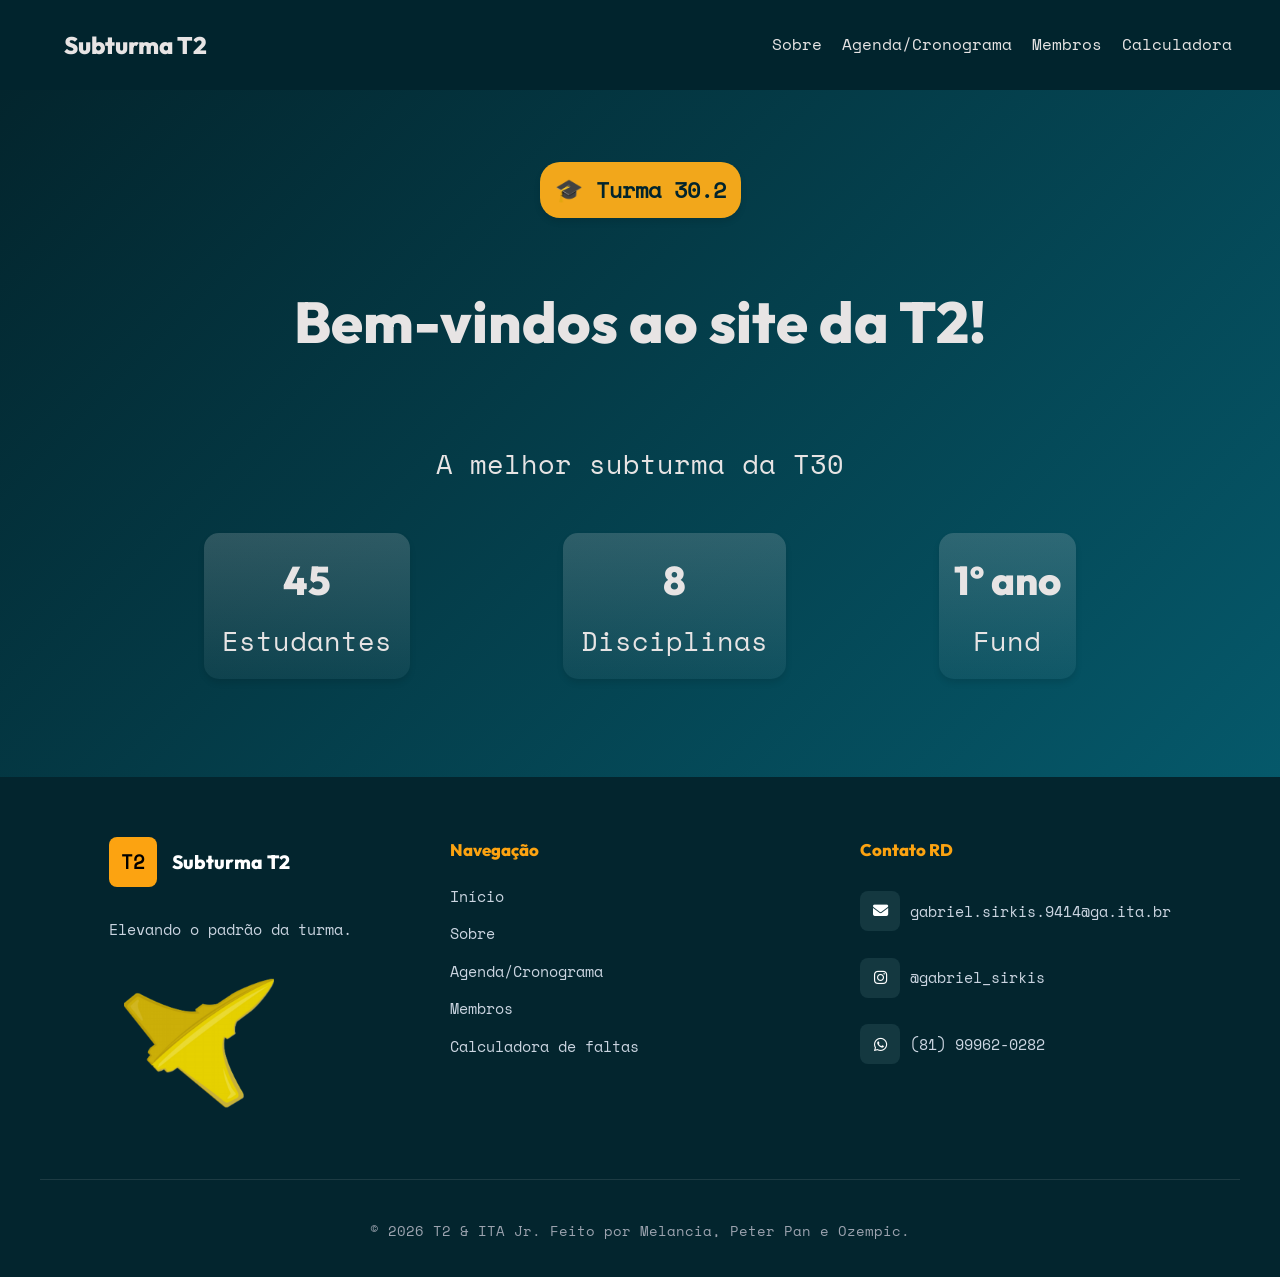
<file: index.html>
<!doctype html>
<html lang="pt-BR">
  <head>
    <meta charset="UTF-8" />
    <meta name="viewport" content="width=device-width, initial-scale=1.0" />
    <title>Website T2</title>
    <link rel="stylesheet" href="style.css" />
    <link rel="icon" type="image/png" href="about_pics/T2.png" />
    <link
      rel="stylesheet"
      href="https://cdnjs.cloudflare.com/ajax/libs/font-awesome/6.4.0/css/all.min.css"
    />
  </head>
  <body>
    <header>
      <div class="container">
        <a href="index.html"><h3>Subturma T2</h3></a>
        <div class="navbar">
          <ul>
            <li><a href="about.html">Sobre</a></li>
            <li><a href="calendario.html">Agenda/Cronograma</a></li>
            <li><a href="members.html">Membros</a></li>
            <li><a href="resources.html">Calculadora</a></li>
          </ul>
        </div>
      </div>
    </header>

    <main>
      <section class="hero">
        <div class="content">
          <div class="botao">🎓 Turma 30.2</div>
          <h1>Bem-vindos ao site da T2!</h1>
          <p>A melhor subturma da T30</p>
          <div class="boxcontainer">
            <div class="box" id="box1">
              <h2>45</h2>
              <p>Estudantes</p>
            </div>
            <div class="box" id="box2">
              <h2>8</h2>
              <p>Disciplinas</p>
            </div>
            <div class="box" id="box2">
              <h2>1º ano</h2>
              <p>Fund</p>
            </div>
          </div>
        </div>
      </section>
    </main>

    <footer>
      <script src="lightbox.js"></script>
      <div class="footer-container">
        <div class="footer-coluna">
          <div class="marca-header">
            <div class="logo-box">T2</div>
            <div class="marca-texto">
              <h3>Subturma T2</h3>
            </div>
          </div>
          <p class="descricao">Elevando o padrão da turma.</p>
          <div><img src="images/aviao_itajr.png" alt="Logo da ITAJr"  class="logo-itajr"></div>
        </div>

        <div class="footer-coluna">
          <h4>Navegação</h4>
          <ul class="footer-links">
            <li><a href="index.html">Início</a></li>
            <li><a href="about.html">Sobre</a></li>
            <li><a href="calendario.html">Agenda/Cronograma</a></li>
            <li><a href="members.html">Membros</a></li>
            <li><a href="resources.html">Calculadora de faltas</a></li>
          </ul>
        </div>

        <div class="footer-coluna">
          <h4>Contato RD</h4>
          <div class="icones-sociais">
            <div class="box-contact">
              <a href="#" class="icone"><i class="fa-solid fa-envelope"></i></a>
              <p class="email">gabriel.sirkis.9414@ga.ita.br</p>
            </div>
            <div class="box-contact">
              <a href="#" class="icone"
                ><i class="fa-brands fa-instagram"></i
              ></a>
              <p class="email">@gabriel_sirkis</p>
            </div>
            <div class="box-contact">
              <a href="#" class="icone"
                ><i class="fa-brands fa-whatsapp"></i
              ></a>
              <p class="email">(81) 99962-0282</p>
            </div>
          </div>
        </div>
      </div>

      <div class="footer-base">
        <p>&copy; 2026 T2 & ITA Jr. Feito por Melancia, Peter Pan e Ozempic.</p>
      </div>
    </footer>
  </body>
</html>
</file>
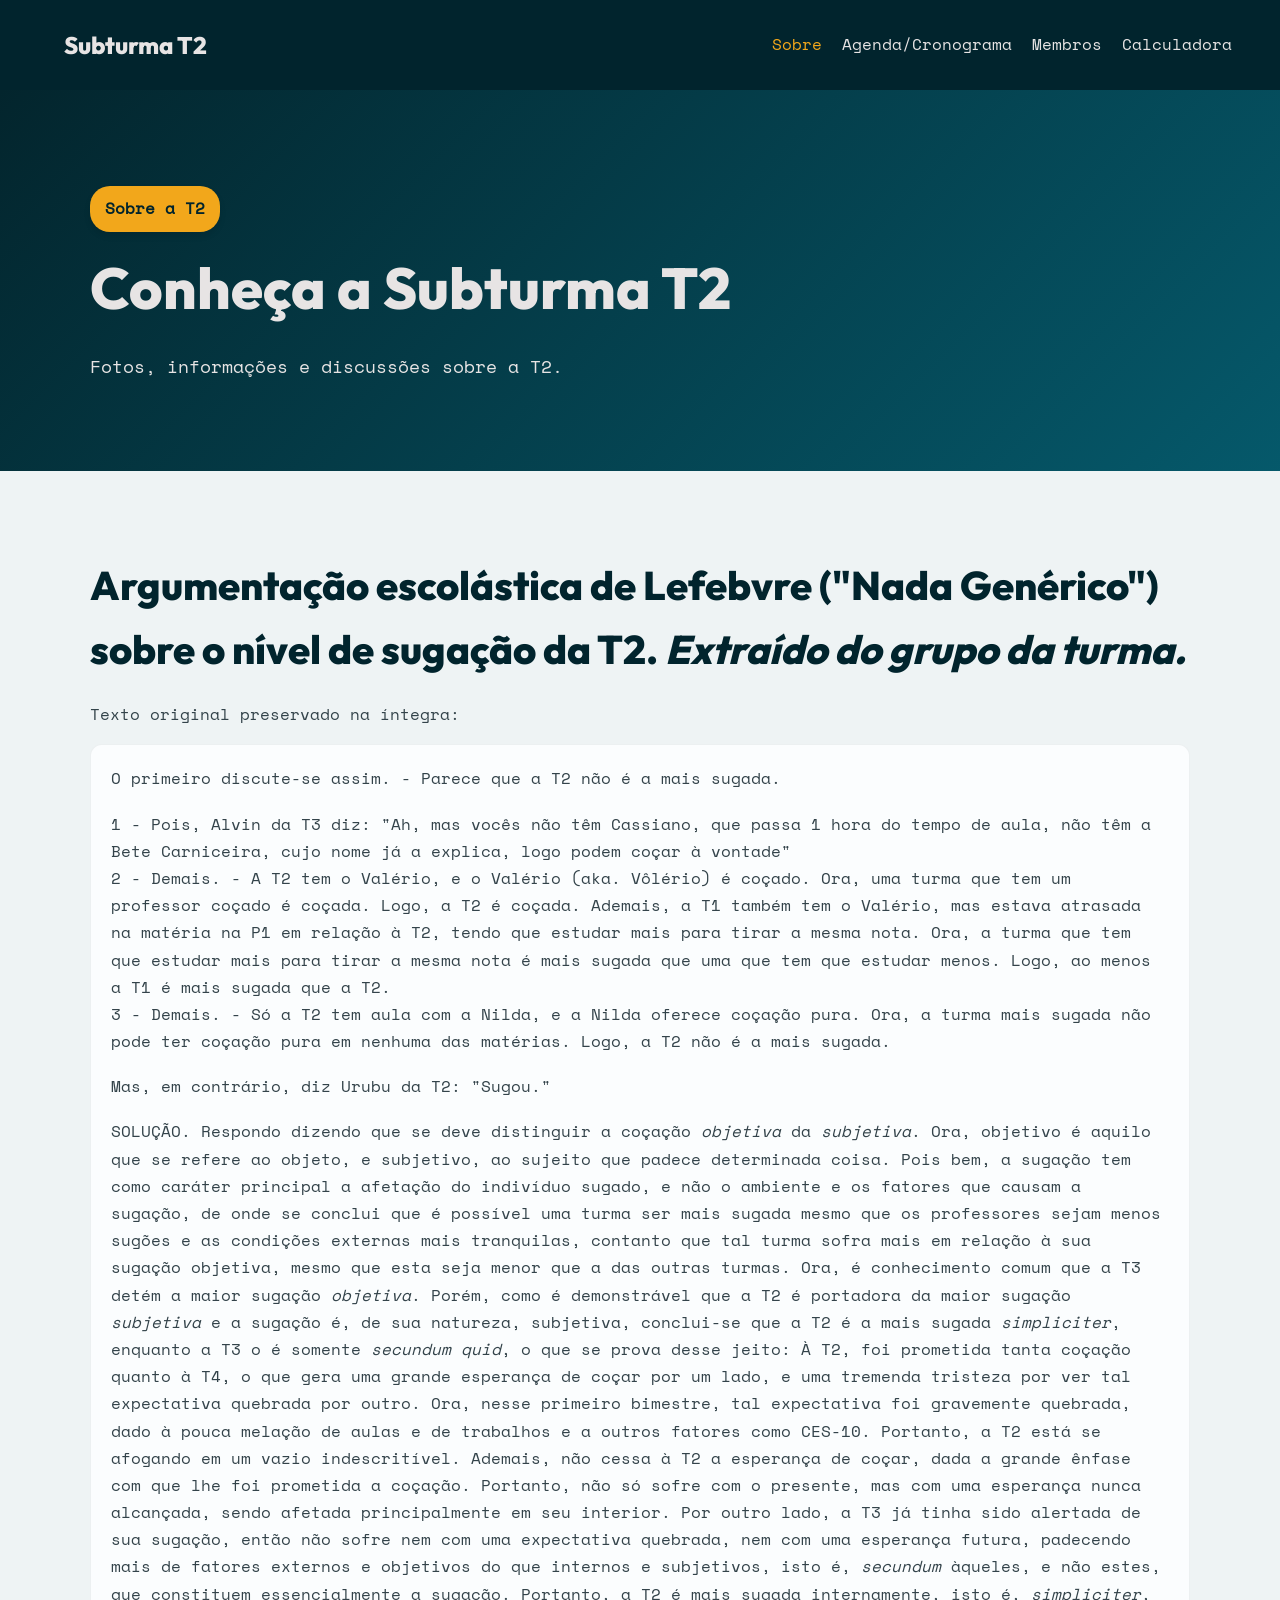
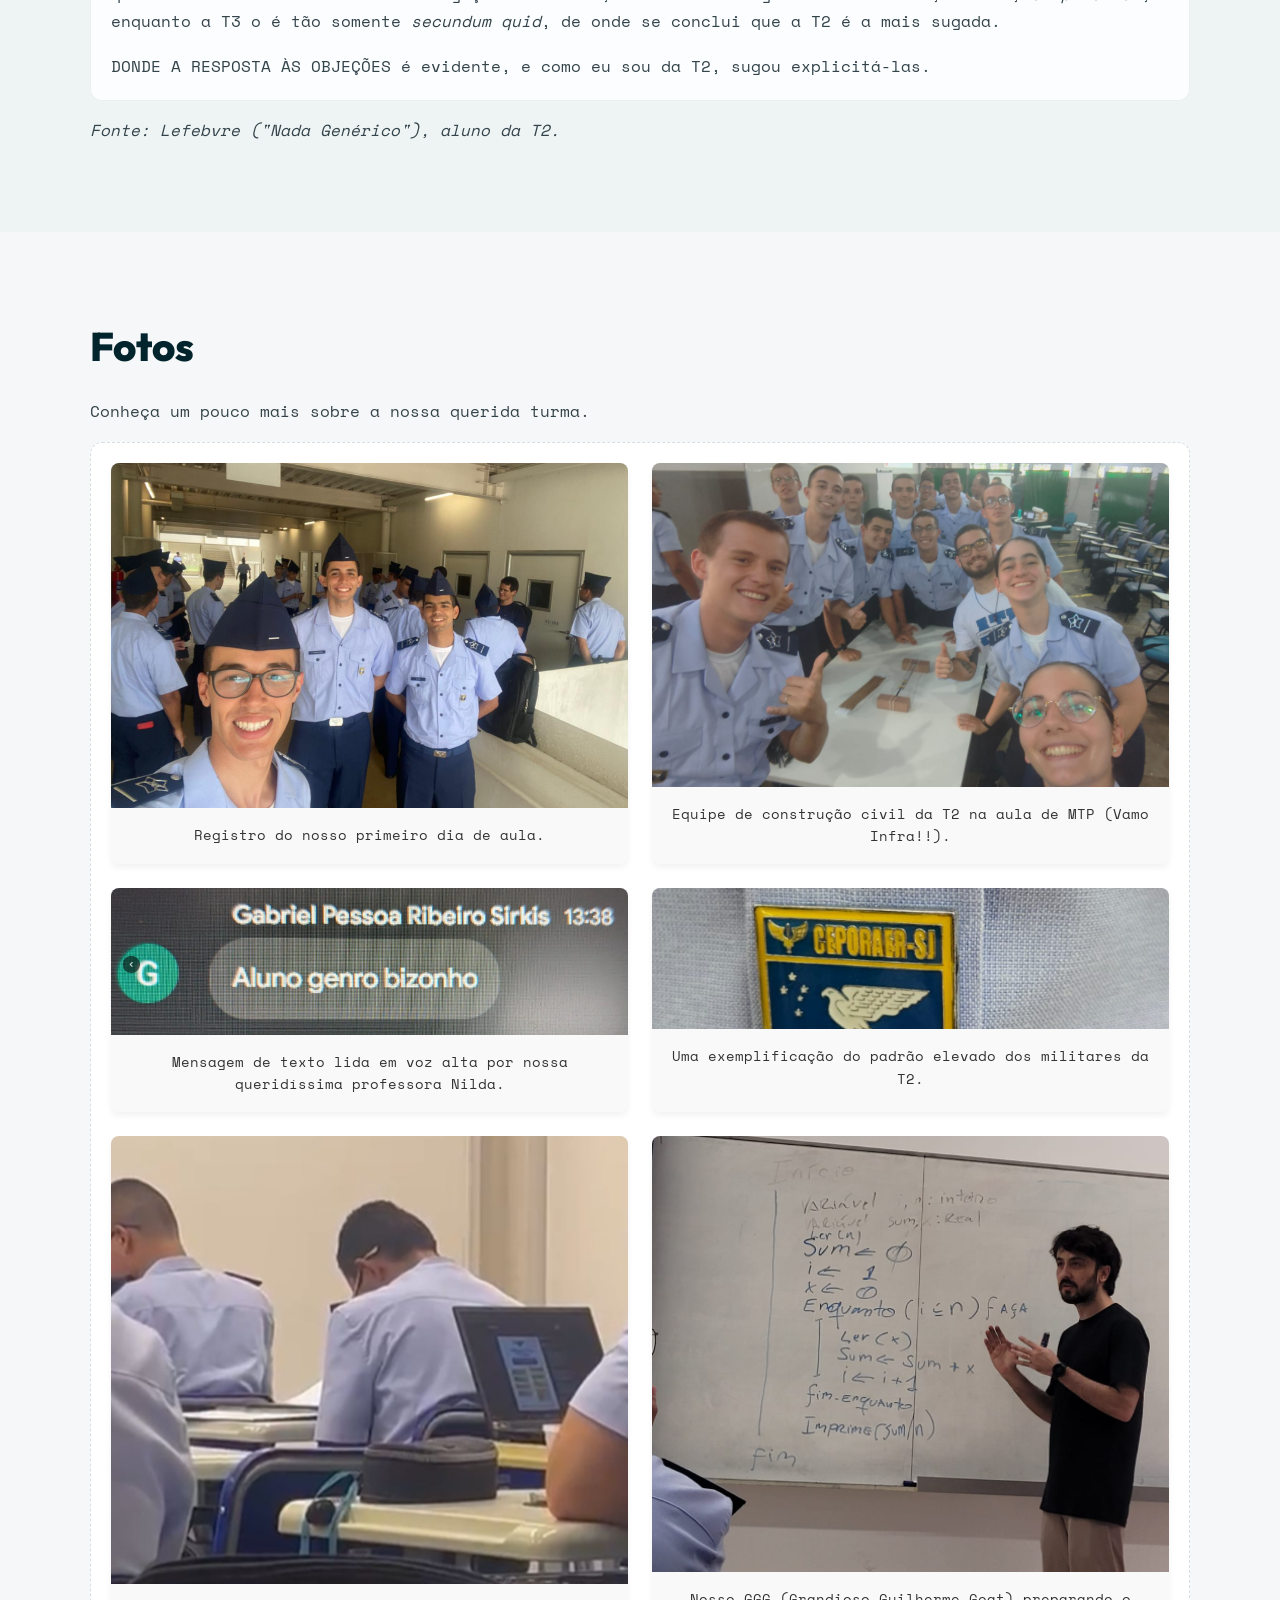
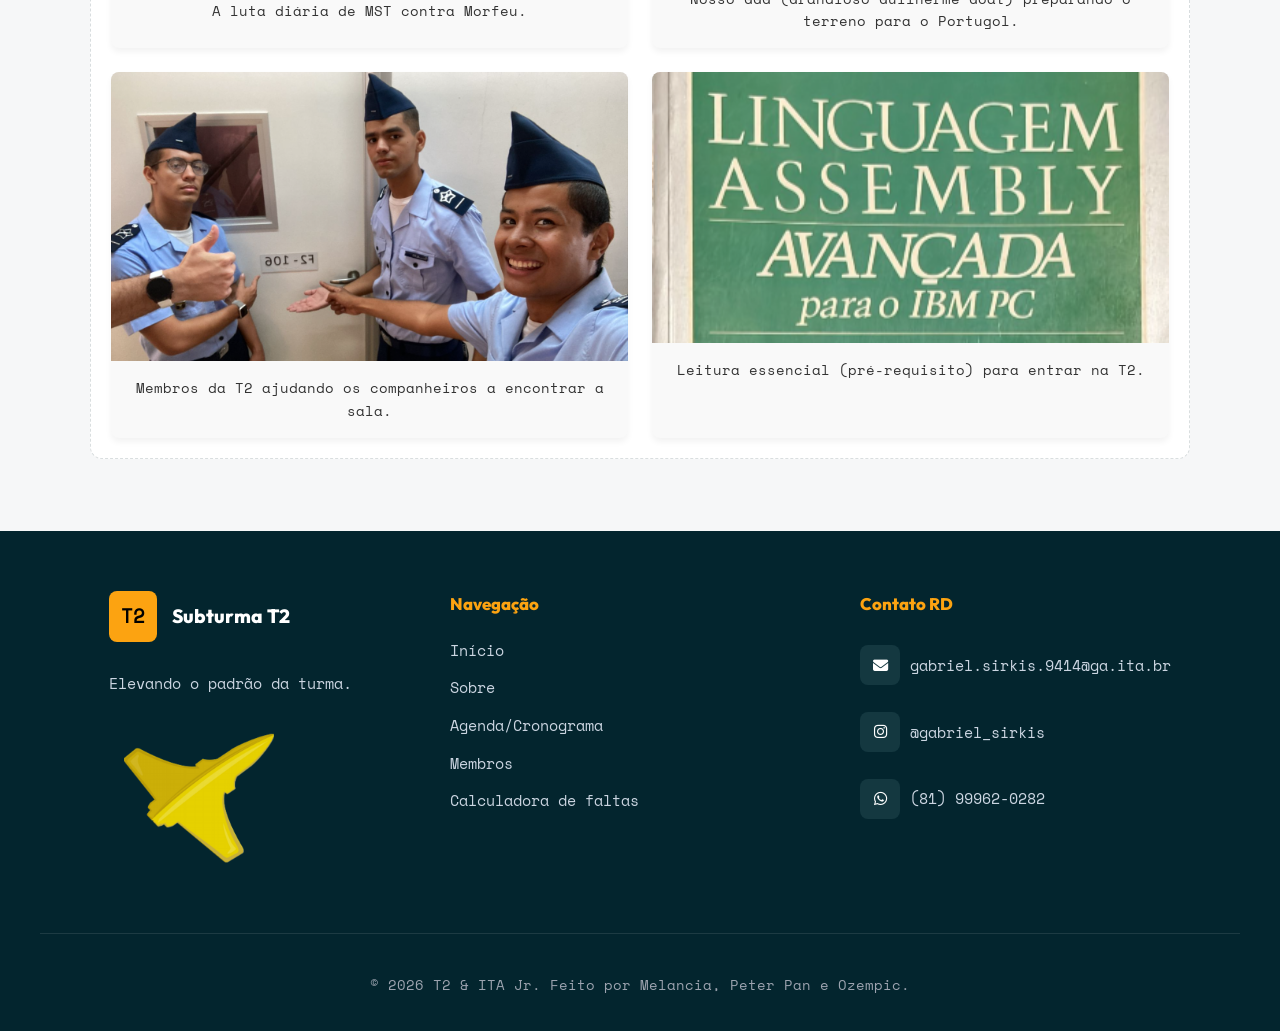
<file: about.html>
<!doctype html>
<html lang="pt-BR">
  <head>
    <meta charset="UTF-8" />
    <meta name="viewport" content="width=device-width, initial-scale=1.0" />
    <title>Sobre | Website T2</title>
    <link rel="stylesheet" href="style.css" />
    <link rel="stylesheet" href="about.css" />
    <link rel="stylesheet" href="https://cdnjs.cloudflare.com/ajax/libs/font-awesome/6.4.0/css/all.min.css">
    <link rel="icon" type="image/png" href="about_pics/T2.png">
  </head>
  <body class="about-page">
    <header>
      <div class="container">
        <a href="index.html"><h3>Subturma T2</h3></a>
        <div class="navbar">
          <ul>
            <li><a href="about.html" aria-current="page">Sobre</a></li>
            <li><a href="calendario.html">Agenda/Cronograma</a></li>
            <li><a href="members.html">Membros</a></li>
            <li><a href="resources.html">Calculadora</a></li>
          </ul>
        </div>
      </div>
    </header>

    <main>
      <section class="page-hero">
        <div class="page-shell" id="fundo">
          <div class="botao">Sobre a T2</div>
          <h1>Conheça a Subturma T2</h1>
          <p>Fotos, informações e discussões sobre a T2.</p>
        </div>
      </section>

      <section class="page-section" id="texto-ng">
        <div class="page-shell">
          <h2>
            Argumentação escolástica de Lefebvre ("Nada Genérico") sobre o nível
            de sugação da T2. <i>Extraído do grupo da turma.</i>
          </h2>
          <p>Texto original preservado na íntegra:</p>
          <div class="argument-text">
            <p>
              O primeiro discute-se assim. - Parece que a T2 não é a mais
              sugada.
            </p>

            <p>
              1 - Pois, Alvin da T3 diz: "Ah, mas vocês não têm Cassiano, que
              passa 1 hora do tempo de aula, não têm a Bete Carniceira, cujo
              nome já a explica, logo podem coçar à vontade"<br />
              2 - Demais. - A T2 tem o Valério, e o Valério (aka. Vôlério) é
              coçado. Ora, uma turma que tem um professor coçado é coçada. Logo,
              a T2 é coçada. Ademais, a T1 também tem o Valério, mas estava
              atrasada na matéria na P1 em relação à T2, tendo que estudar mais
              para tirar a mesma nota. Ora, a turma que tem que estudar mais
              para tirar a mesma nota é mais sugada que uma que tem que estudar
              menos. Logo, ao menos a T1 é mais sugada que a T2.<br />
              3 - Demais. - Só a T2 tem aula com a Nilda, e a Nilda oferece
              coçação pura. Ora, a turma mais sugada não pode ter coçação pura
              em nenhuma das matérias. Logo, a T2 não é a mais sugada.
            </p>

            <p>Mas, em contrário, diz Urubu da T2: "Sugou."</p>

            <p>
              SOLUÇÃO. Respondo dizendo que se deve distinguir a coçação
              <i>objetiva</i> da <i>subjetiva</i>. Ora, objetivo é aquilo que se
              refere ao objeto, e subjetivo, ao sujeito que padece determinada
              coisa. Pois bem, a sugação tem como caráter principal a afetação
              do indivíduo sugado, e não o ambiente e os fatores que causam a
              sugação, de onde se conclui que é possível uma turma ser mais
              sugada mesmo que os professores sejam menos sugões e as condições
              externas mais tranquilas, contanto que tal turma sofra mais em
              relação à sua sugação objetiva, mesmo que esta seja menor que a
              das outras turmas. Ora, é conhecimento comum que a T3 detém a
              maior sugação <i>objetiva</i>. Porém, como é demonstrável que a T2
              é portadora da maior sugação <i>subjetiva</i> e a sugação é, de
              sua natureza, subjetiva, conclui-se que a T2 é a mais sugada
              <i>simpliciter</i>, enquanto a T3 o é somente
              <i>secundum quid</i>, o que se prova desse jeito: À T2, foi
              prometida tanta coçação quanto à T4, o que gera uma grande
              esperança de coçar por um lado, e uma tremenda tristeza por ver
              tal expectativa quebrada por outro. Ora, nesse primeiro bimestre,
              tal expectativa foi gravemente quebrada, dado à pouca melação de
              aulas e de trabalhos e a outros fatores como CES-10. Portanto, a
              T2 está se afogando em um vazio indescritível. Ademais, não cessa
              à T2 a esperança de coçar, dada a grande ênfase com que lhe foi
              prometida a coçação. Portanto, não só sofre com o presente, mas
              com uma esperança nunca alcançada, sendo afetada principalmente em
              seu interior. Por outro lado, a T3 já tinha sido alertada de sua
              sugação, então não sofre nem com uma expectativa quebrada, nem com
              uma esperança futura, padecendo mais de fatores externos e
              objetivos do que internos e subjetivos, isto é,
              <i>secundum</i> àqueles, e não estes, que constituem
              essencialmente a sugação. Portanto, a T2 é mais sugada
              internamente, isto é, <i>simpliciter</i>, enquanto a T3 o é tão
              somente <i>secundum quid</i>, de onde se conclui que a T2 é a mais
              sugada.
            </p>

            <p>
              DONDE A RESPOSTA ÀS OBJEÇÕES é evidente, e como eu sou da T2,
              sugou explicitá-las.
            </p>
          </div>
          <p><em>Fonte: Lefebvre ("Nada Genérico"), aluno da T2.</em></p>
        </div>
      </section>

      <section class="page-section">
        <div class="page-shell">
          <h2>Fotos</h2>
          <p>Conheça um pouco mais sobre a nossa querida turma.</p>
          <div class="contrib-placeholder">
            <figure class="cartao-foto">
              <img
                src="about_pics/dag1.png"
                alt="foto de membros da t2 no corredor do fund"
              />
              <figcaption>Registro do nosso primeiro dia de aula.</figcaption>
            </figure>

            <figure class="cartao-foto">
              <img
                src="about_pics/ponte.png"
                alt="foto de membros da t2 ao redor da ponte por eles montada"
              />
              <figcaption>
                Equipe de construção civil da T2 na aula de MTP (Vamo Infra!!).
              </figcaption>
            </figure>

            <figure class="cartao-foto">
              <img
                src="about_pics/bizonho.png"
                alt="mensagem no chat do google meet dizendo genro bizonho"
              />
              <figcaption>
                Mensagem de texto lida em voz alta por nossa queridíssima
                professora Nilda.
              </figcaption>
            </figure>

            <figure class="cartao-foto">
              <img
                src="about_pics/dom.png"
                alt="DOM escrito C E P O R A E R - S J"
              />
              <figcaption>
                Uma exemplificação do padrão elevado dos militares da T2.
              </figcaption>
            </figure>

            <figure class="cartao-foto">
              <img
                src="about_pics/morfeu.png"
                alt="aluno felipe osternes tentando não dormir na aula"
              />
              <figcaption>A luta diária de MST contra Morfeu.</figcaption>
            </figure>

            <figure class="cartao-foto">
              <img
                src="about_pics/guilherme.png"
                alt="guilherme chagas dando aula"
              />
              <figcaption>
                Nosso GGG (Grandioso Guilherme Goat) preparando o terreno para o
                Portugol.
              </figcaption>
            </figure>

            <figure class="cartao-foto">
              <img
                src="about_pics/sala.png"
                alt="alunos da T2 apontando para uma porta"
              />
              <figcaption>
                Membros da T2 ajudando os companheiros a encontrar a sala.
              </figcaption>
            </figure>

            <figure class="cartao-foto">
              <img src="about_pics/assembly.png" alt="livro sobre assembly" />
              <figcaption>
                Leitura essencial (pré-requisito) para entrar na T2.
              </figcaption>
            </figure>
          </div>
        </div>
      </section>
    </main>

    <footer>
      <div class="footer-container">
        <div class="footer-coluna">
          <div class="marca-header">
            <div class="logo-box">T2</div>
            <div class="marca-texto">
              <h3>Subturma T2</h3>
            </div>
          </div>
          <p class="descricao">Elevando o padrão da turma.</p>
          <div><img src="images/aviao_itajr.png" alt="Logo da ITAJr"  class="logo-itajr"></div>
        </div>

        <div class="footer-coluna">
          <h4>Navegação</h4>
          <ul class="footer-links">
            <li><a href="index.html">Início</a></li>
            <li><a href="about.html">Sobre</a></li>
            <li><a href="calendario.html">Agenda/Cronograma</a></li>
            <li><a href="members.html">Membros</a></li>
            <li><a href="resources.html">Calculadora de faltas</a></li>
          </ul>
        </div>

        <div class="footer-coluna">
          <h4>Contato RD</h4>
          <div class="icones-sociais">
            <div class="box-contact">
              <a href="#" class="icone"><i class="fa-solid fa-envelope"></i></a>
              <p class="email">gabriel.sirkis.9414@ga.ita.br</p>
            </div>
            <div class="box-contact">
              <a href="#" class="icone"
                ><i class="fa-brands fa-instagram"></i
              ></a>
              <p class="email">@gabriel_sirkis</p>
            </div>
            <div class="box-contact">
              <a href="#" class="icone"
                ><i class="fa-brands fa-whatsapp"></i
              ></a>
              <p class="email">(81) 99962-0282</p>
            </div>
          </div>
        </div>
      </div>

      <div class="footer-base">
        <p>&copy; 2026 T2 & ITA Jr. Feito por Melancia, Peter Pan e Ozempic.</p>
      </div>
    </footer>
    <script src="lightbox.js"></script>
  </body>
</html>
</file>
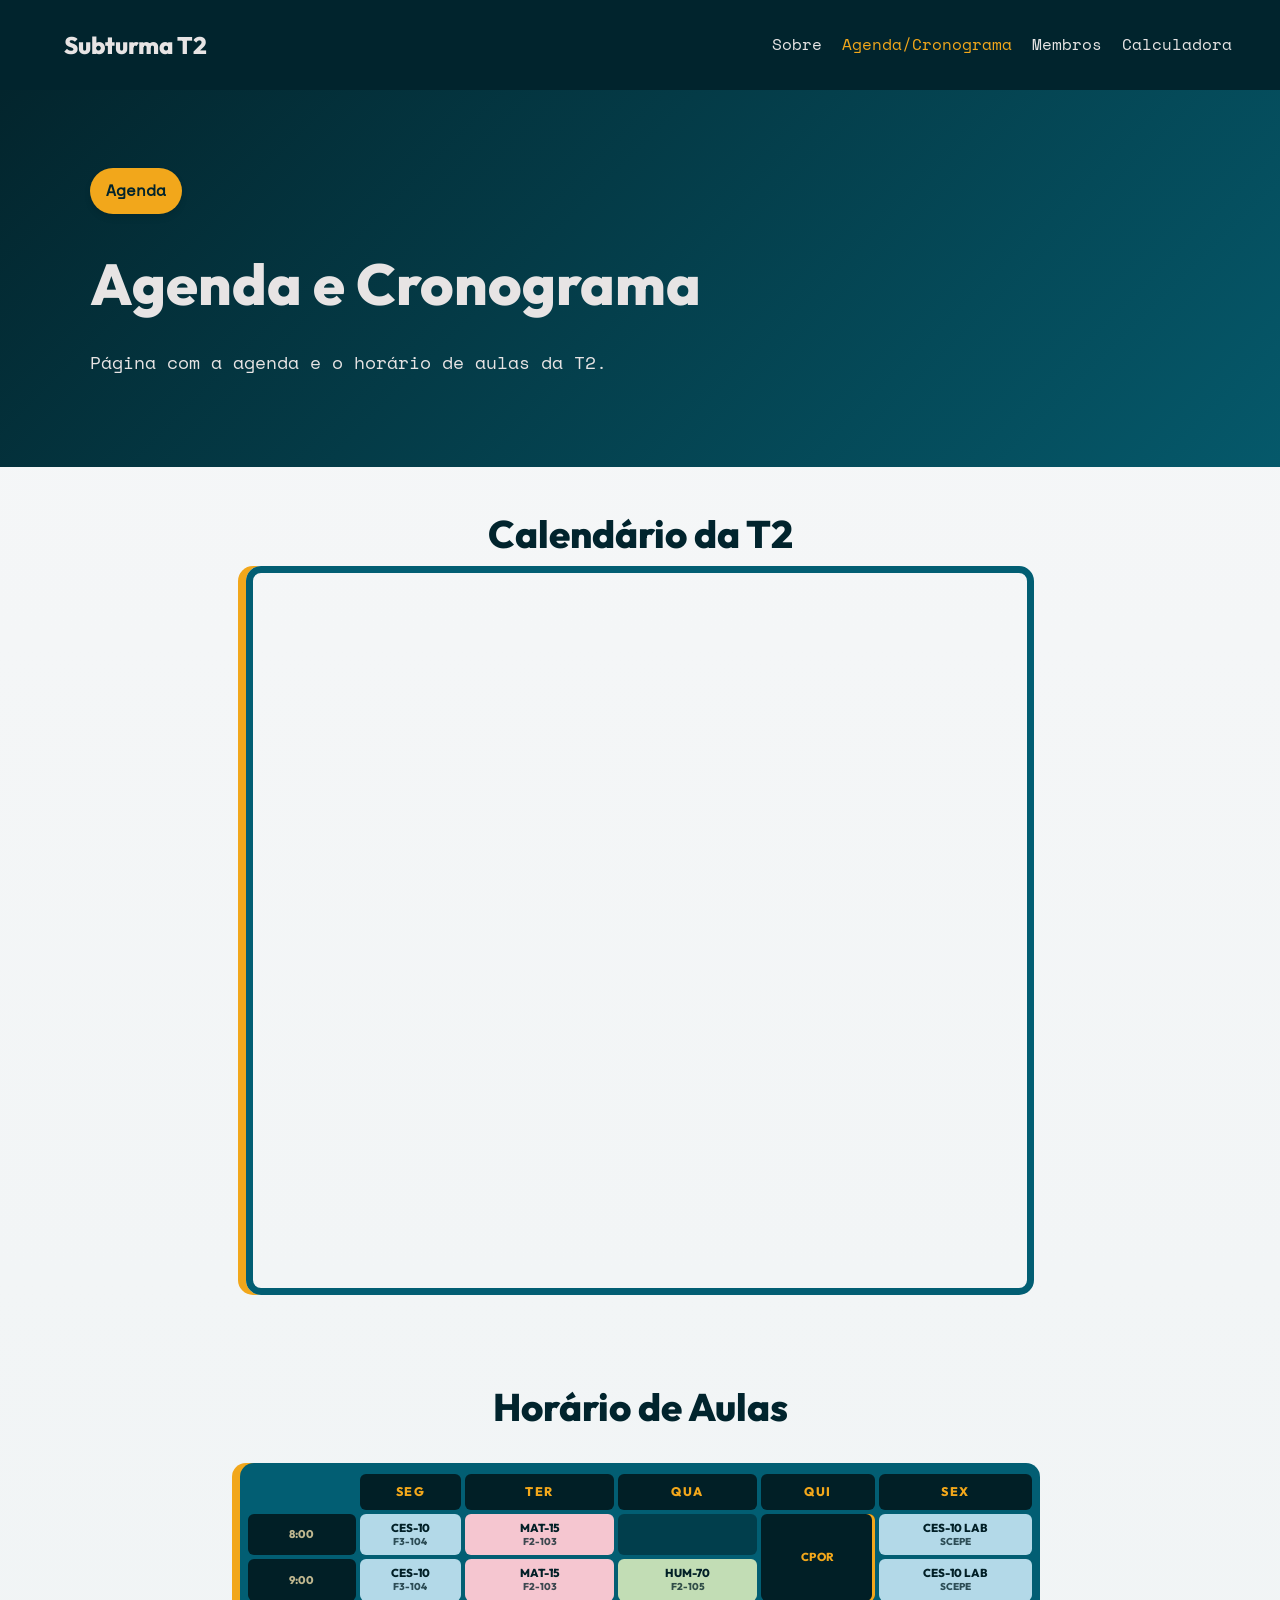
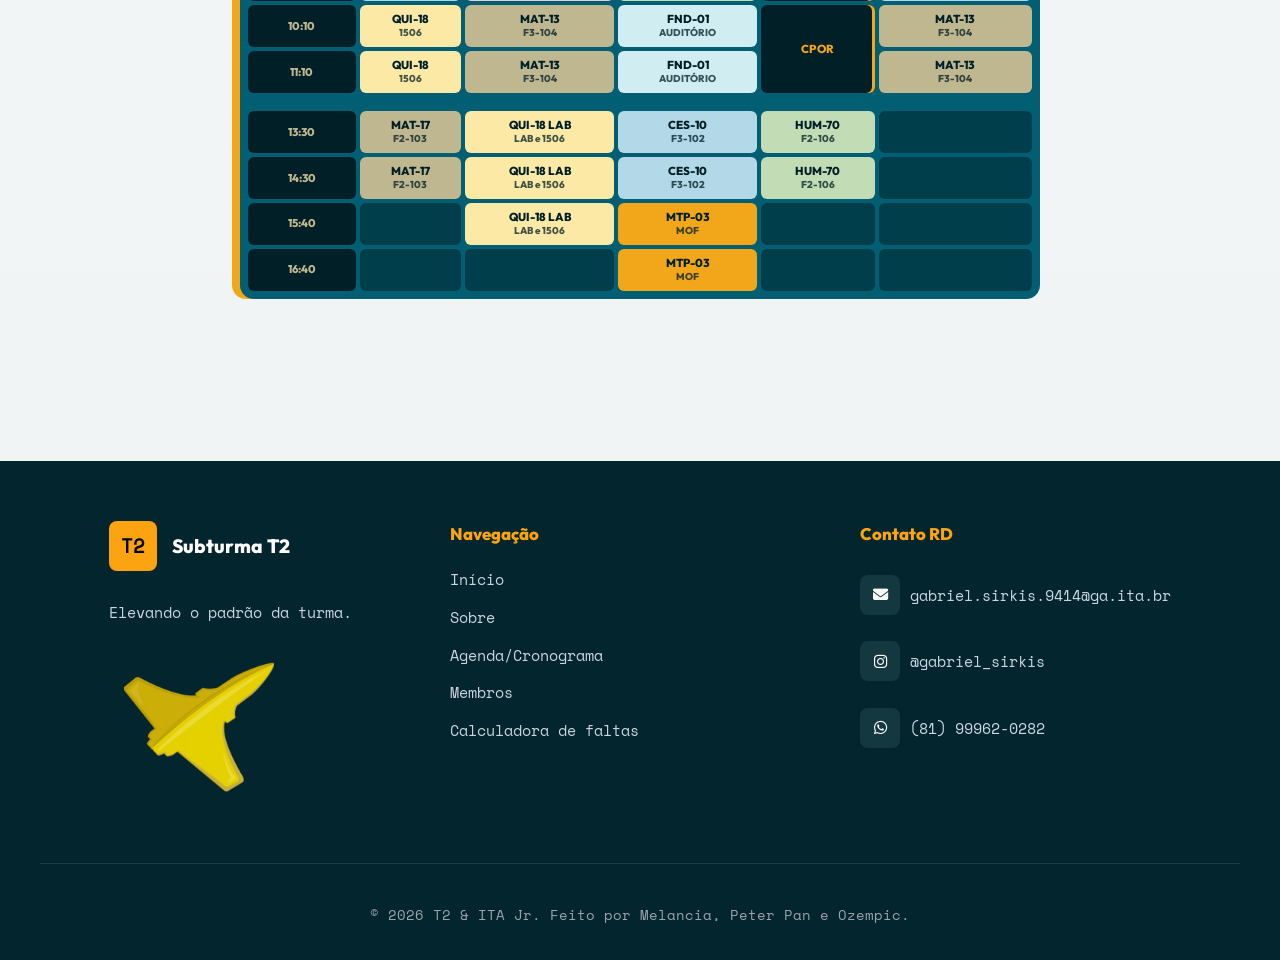
<file: calendario.html>
<!doctype html>
<html lang="pt-BR">
  <head>
    <meta charset="UTF-8" />
    <meta name="viewport" content="width=device-width, initial-scale=1.0" />
    <title>Calendário | Website T2</title>
    <link rel="stylesheet" href="style.css" />
    <link rel="stylesheet" href="calendario.css" />
    <link rel="stylesheet" href="https://cdnjs.cloudflare.com/ajax/libs/font-awesome/6.4.0/css/all.min.css">
    <link rel="icon" type="image/png" href="about_pics/T2.png">
  </head>
  <body class="calendar-page">
    <header>
      <div class="container">
        <a href="index.html"><h3>Subturma T2</h3></a>
        <div class="navbar">
          <ul>
            <li><a href="about.html">Sobre</a></li>
            <li>
              <a href="calendario.html" aria-current="page"
                >Agenda/Cronograma</a
              >
            </li>
            <li><a href="members.html">Membros</a></li>
            <li><a href="resources.html">Calculadora</a></li>
          </ul>
        </div>
      </div>
    </header>

    <main>
      <section class="hero">
        <div class="hero-content">
          <div class="botao">Agenda</div>
          <h1>Agenda e Cronograma</h1>
          <p>Página com a agenda e o horário de aulas da T2.</p>
        </div>
      </section>

      <section id="agenda" class="secao-da-agenda">
        <div class="agenda-content">
          <h1>Calendário da T2</h1>
          <iframe
            class="agenda"
            src="https://calendar.google.com/calendar/embed?src=representante.da.t2%40gmail.com&ctz=America%2FRecife"
            width="84%"
            height="100%"
            frameborder="0"
            scrolling="no"
          ></iframe>
        </div>
      </section>

      <section id="cronograma" class="secao-do-cronograma">
        <div class="cronograma-content">
          <h1>Horário de Aulas</h1>
          <div class="cronograma">
            <div class="tabela-scroll">
              <table class="tabela-horario">
                <thead>
                  <tr>
                    <th class="th-vazio"></th>
                    <th>SEG</th>
                    <th>TER</th>
                    <th>QUA</th>
                    <th>QUI</th>
                    <th>SEX</th>
                  </tr>
                </thead>
                <tbody>
                  <tr>
                    <td class="td-hora">8:00</td>
                    <td class="c-azul" colspan="1">
                      CES-10<br /><span>F3-104</span>
                    </td>
                    <td class="c-rosa">MAT-15<br /><span>F2-103</span></td>
                    <td class="vazio"></td>
                    <td class="c-teal" rowspan="2">CPOR</td>
                    <td class="c-azul">CES-10 LAB<br /><span>SCEPE</span></td>
                  </tr>
                  <tr>
                    <td class="td-hora">9:00</td>
                    <td class="c-azul">CES-10<br /><span>F3-104</span></td>
                    <td class="c-rosa">MAT-15<br /><span>F2-103</span></td>
                    <td class="c-verde">HUM-70<br /><span>F2-105</span></td>
                    <td class="c-azul">CES-10 LAB<br /><span>SCEPE</span></td>
                  </tr>
                  <tr>
                    <td class="td-hora">10:10</td>
                    <td class="c-amarelo">QUI-18<br /><span>1506</span></td>
                    <td class="c-areia">MAT-13<br /><span>F3-104</span></td>
                    <td class="c-ciano">FND-01<br /><span>AUDITÓRIO</span></td>
                    <td class="c-teal" rowspan="2">CPOR</td>
                    <td class="c-areia">MAT-13<br /><span>F3-104</span></td>
                  </tr>
                  <tr>
                    <td class="td-hora">11:10</td>
                    <td class="c-amarelo">QUI-18<br /><span>1506</span></td>
                    <td class="c-areia">MAT-13<br /><span>F3-104</span></td>
                    <td class="c-ciano">FND-01<br /><span>AUDITÓRIO</span></td>
                    <td class="c-areia">MAT-13<br /><span>F3-104</span></td>
                  </tr>
                  <tr class="linha-intervalo">
                    <td colspan="6"></td>
                  </tr>
                  <tr>
                    <td class="td-hora">13:30</td>
                    <td class="c-areia">MAT-17<br /><span>F2-103</span></td>
                    <td class="c-amarelo">
                      QUI-18 LAB<br /><span>LAB e 1506</span>
                    </td>
                    <td class="c-azul">CES-10<br /><span>F3-102</span></td>
                    <td class="c-verde">HUM-70<br /><span>F2-106</span></td>
                    <td class="vazio"></td>
                  </tr>
                  <tr>
                    <td class="td-hora">14:30</td>
                    <td class="c-areia">MAT-17<br /><span>F2-103</span></td>
                    <td class="c-amarelo">
                      QUI-18 LAB<br /><span>LAB e 1506</span>
                    </td>
                    <td class="c-azul">CES-10<br /><span>F3-102</span></td>
                    <td class="c-verde">HUM-70<br /><span>F2-106</span></td>
                    <td class="vazio"></td>
                  </tr>
                  <tr>
                    <td class="td-hora">15:40</td>
                    <td class="vazio"></td>
                    <td class="c-amarelo">
                      QUI-18 LAB<br /><span>LAB e 1506</span>
                    </td>
                    <td class="c-amber">MTP-03<br /><span>MOF</span></td>
                    <td class="vazio"></td>
                    <td class="vazio"></td>
                  </tr>
                  <tr>
                    <td class="td-hora">16:40</td>
                    <td class="vazio"></td>
                    <td class="vazio"></td>
                    <td class="c-amber">MTP-03<br /><span>MOF</span></td>
                    <td class="vazio"></td>
                    <td class="vazio"></td>
                  </tr>
                </tbody>
              </table>
            </div>
          </div>
        </div>
      </section>
    </main>

    <footer>
      <div class="footer-container">
        <div class="footer-coluna">
          <div class="marca-header">
            <div class="logo-box">T2</div>
            <div class="marca-texto">
              <h3>Subturma T2</h3>
            </div>
          </div>
          <p class="descricao">Elevando o padrão da turma.</p>
          <div><img src="images/aviao_itajr.png" alt="Logo da ITAJr"  class="logo-itajr"></div>
        </div>

        <div class="footer-coluna">
          <h4>Navegação</h4>
          <ul class="footer-links">
            <li><a href="index.html">Início</a></li>
            <li><a href="about.html">Sobre</a></li>
            <li><a href="calendario.html">Agenda/Cronograma</a></li>
            <li><a href="members.html">Membros</a></li>
            <li><a href="resources.html">Calculadora de faltas</a></li>
          </ul>
        </div>

        <div class="footer-coluna">
          <h4>Contato RD</h4>
          <div class="icones-sociais">
            <div class="box-contact">
              <a href="#" class="icone"><i class="fa-solid fa-envelope"></i></a>
              <p class="email">gabriel.sirkis.9414@ga.ita.br</p>
            </div>
            <div class="box-contact">
              <a href="#" class="icone"
                ><i class="fa-brands fa-instagram"></i
              ></a>
              <p class="email">@gabriel_sirkis</p>
            </div>
            <div class="box-contact">
              <a href="#" class="icone"
                ><i class="fa-brands fa-whatsapp"></i
              ></a>
              <p class="email">(81) 99962-0282</p>
            </div>
          </div>
        </div>
      </div>

      <div class="footer-base">
        <p>&copy; 2026 T2 & ITA Jr. Feito por Melancia, Peter Pan e Ozempic.</p>
      </div>
    </footer>

    <script src="lightbox.js"></script>
  </body>
</html>
</file>
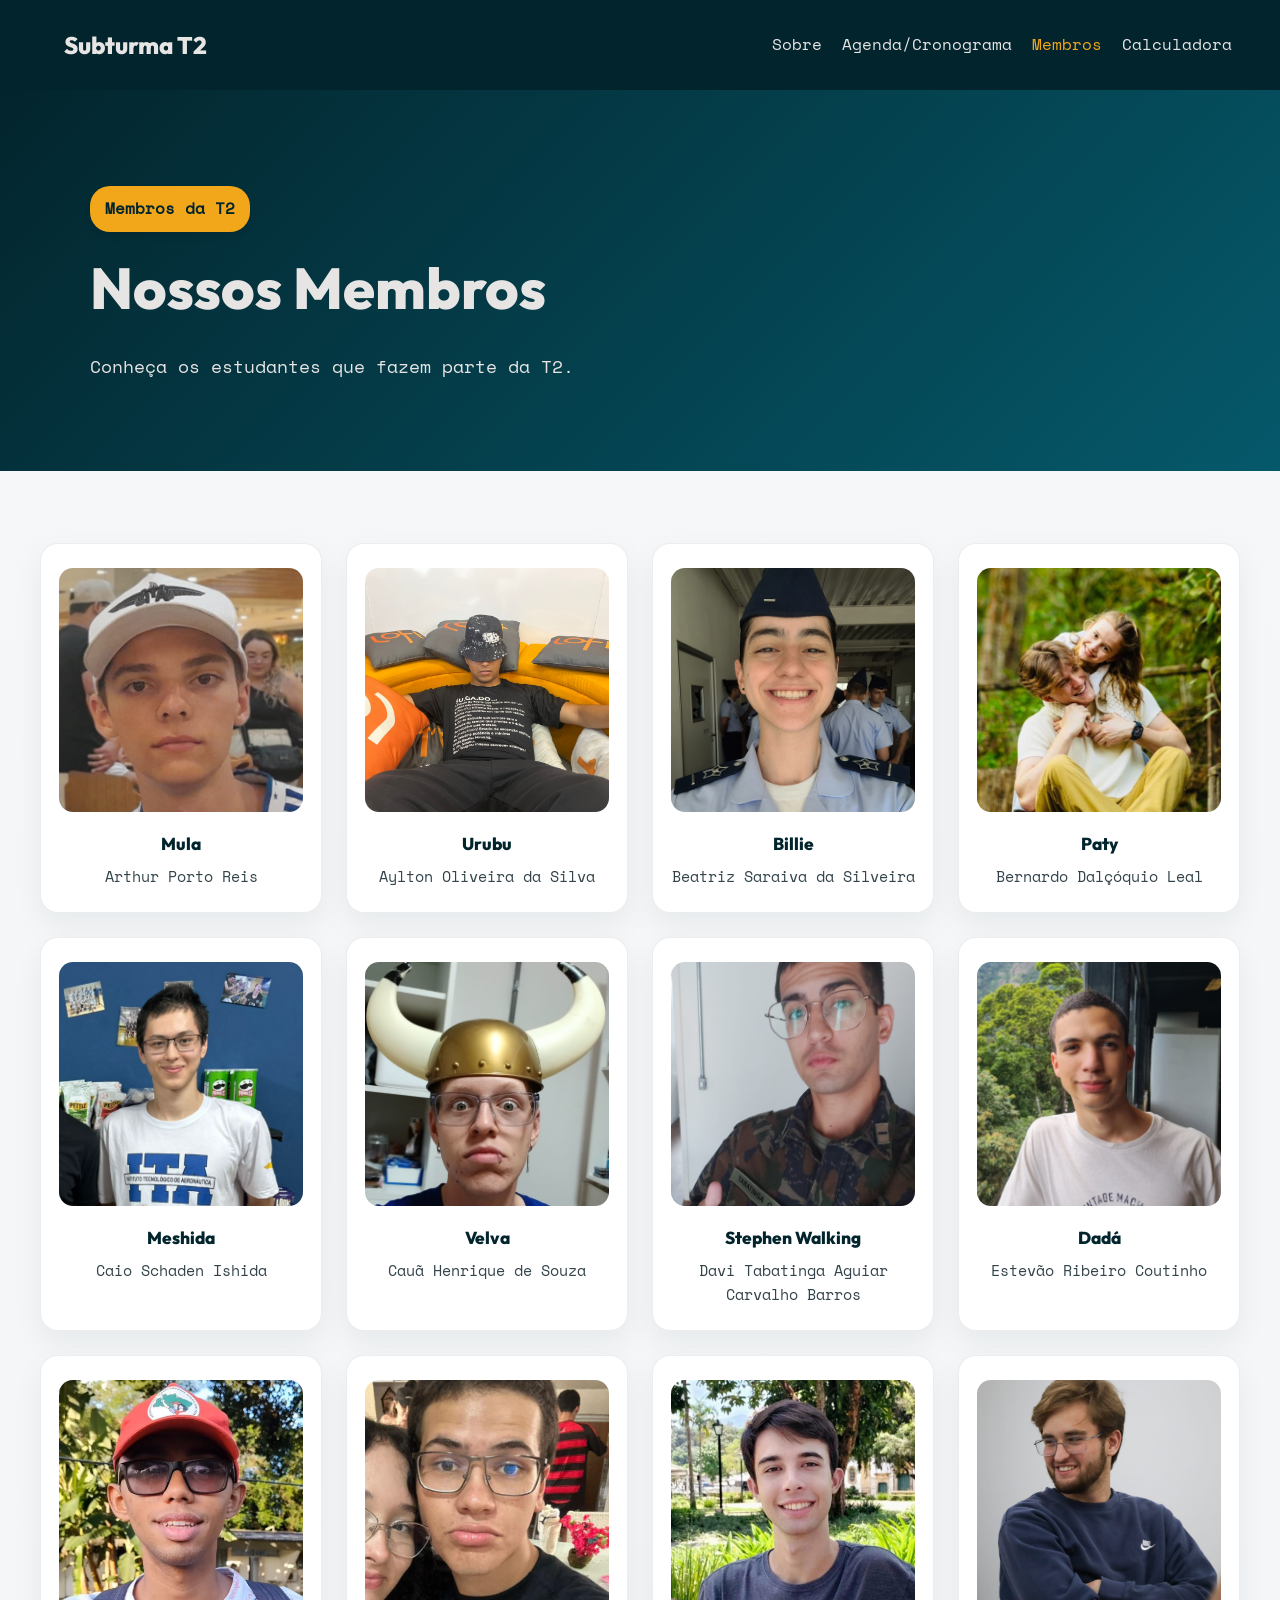
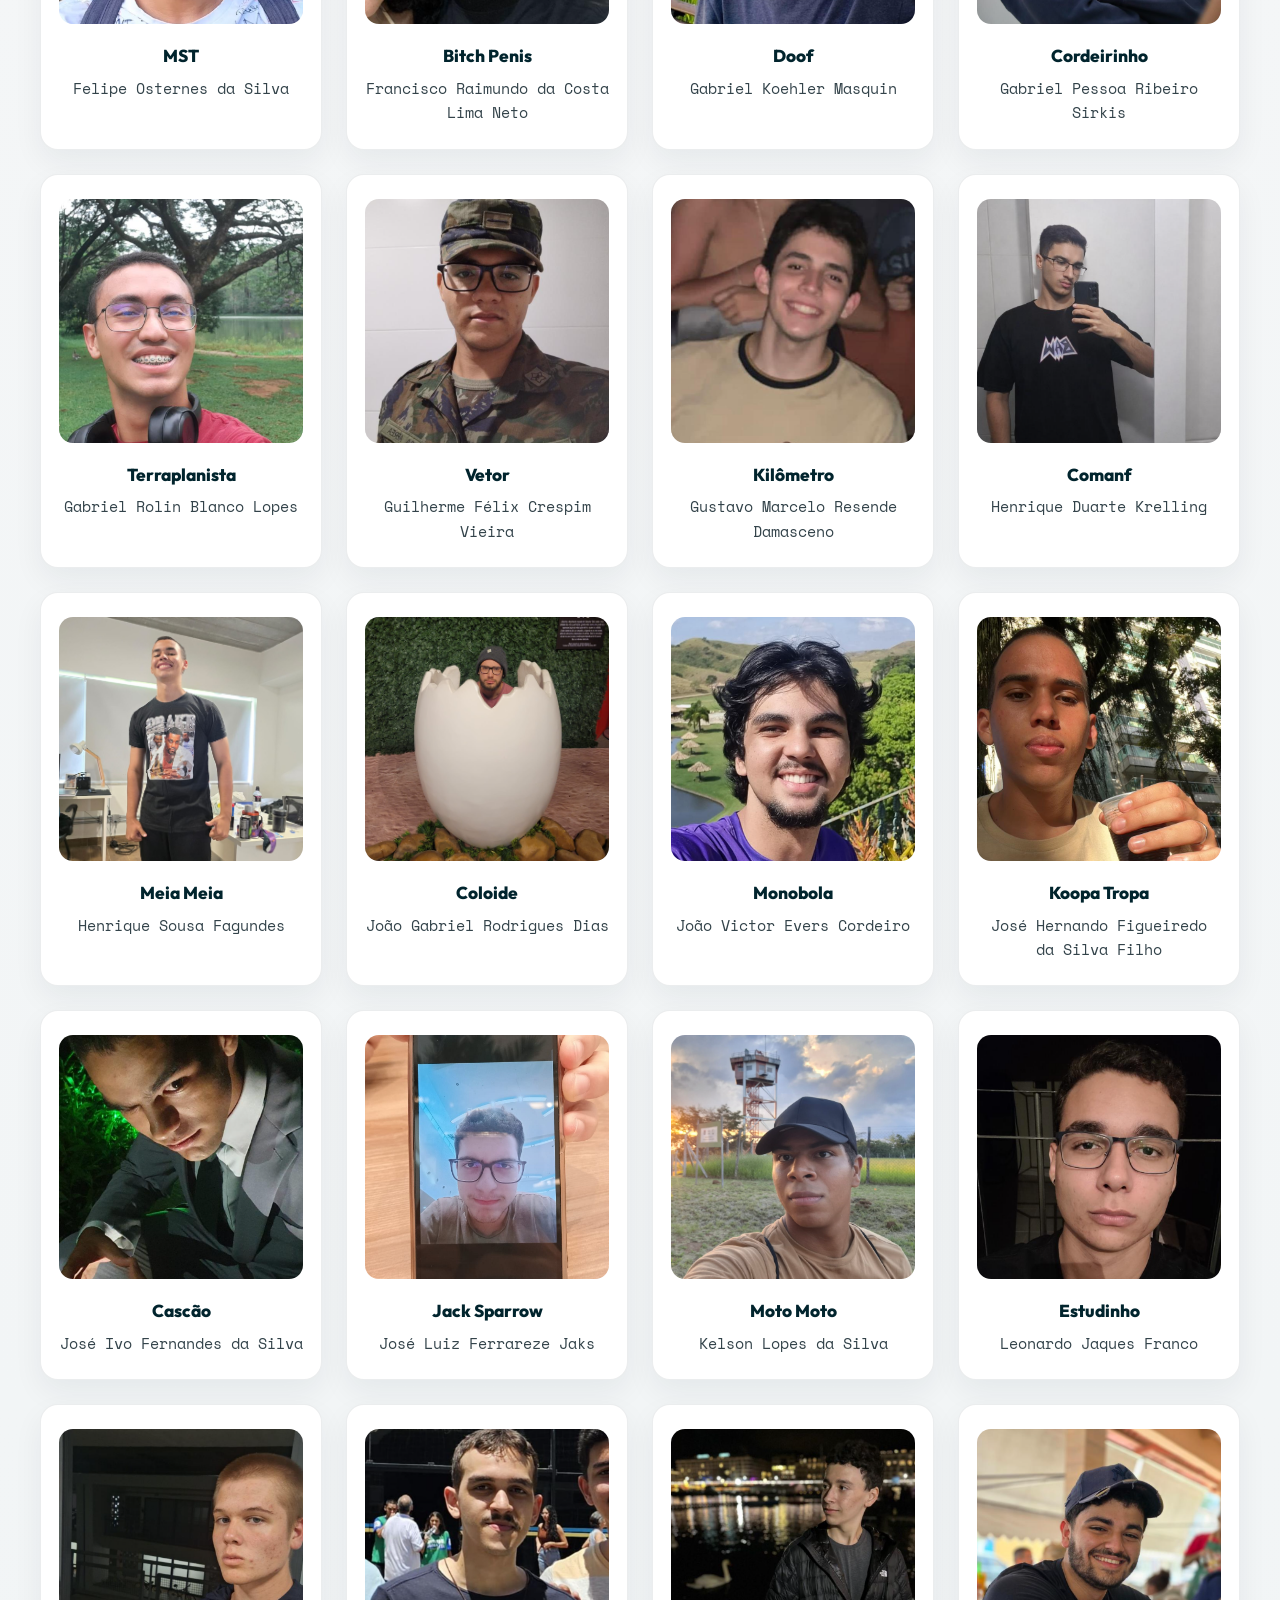
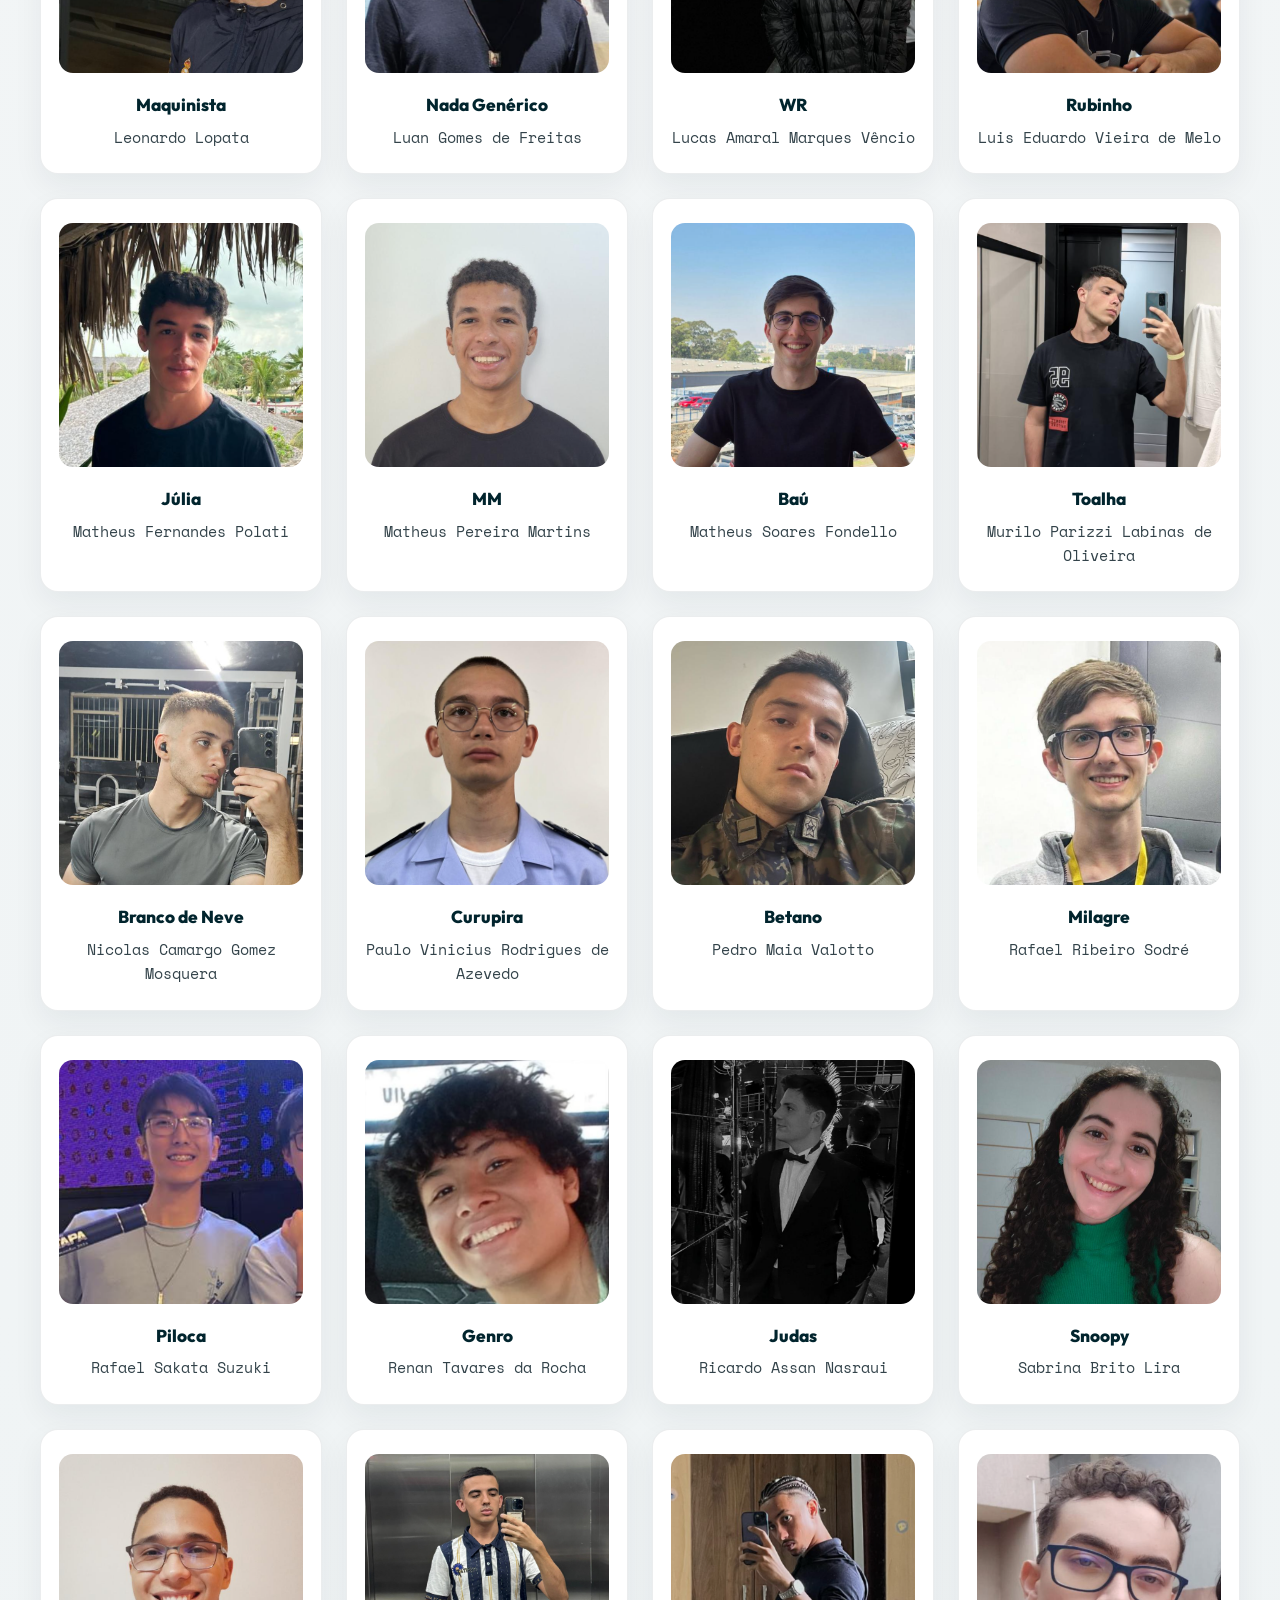
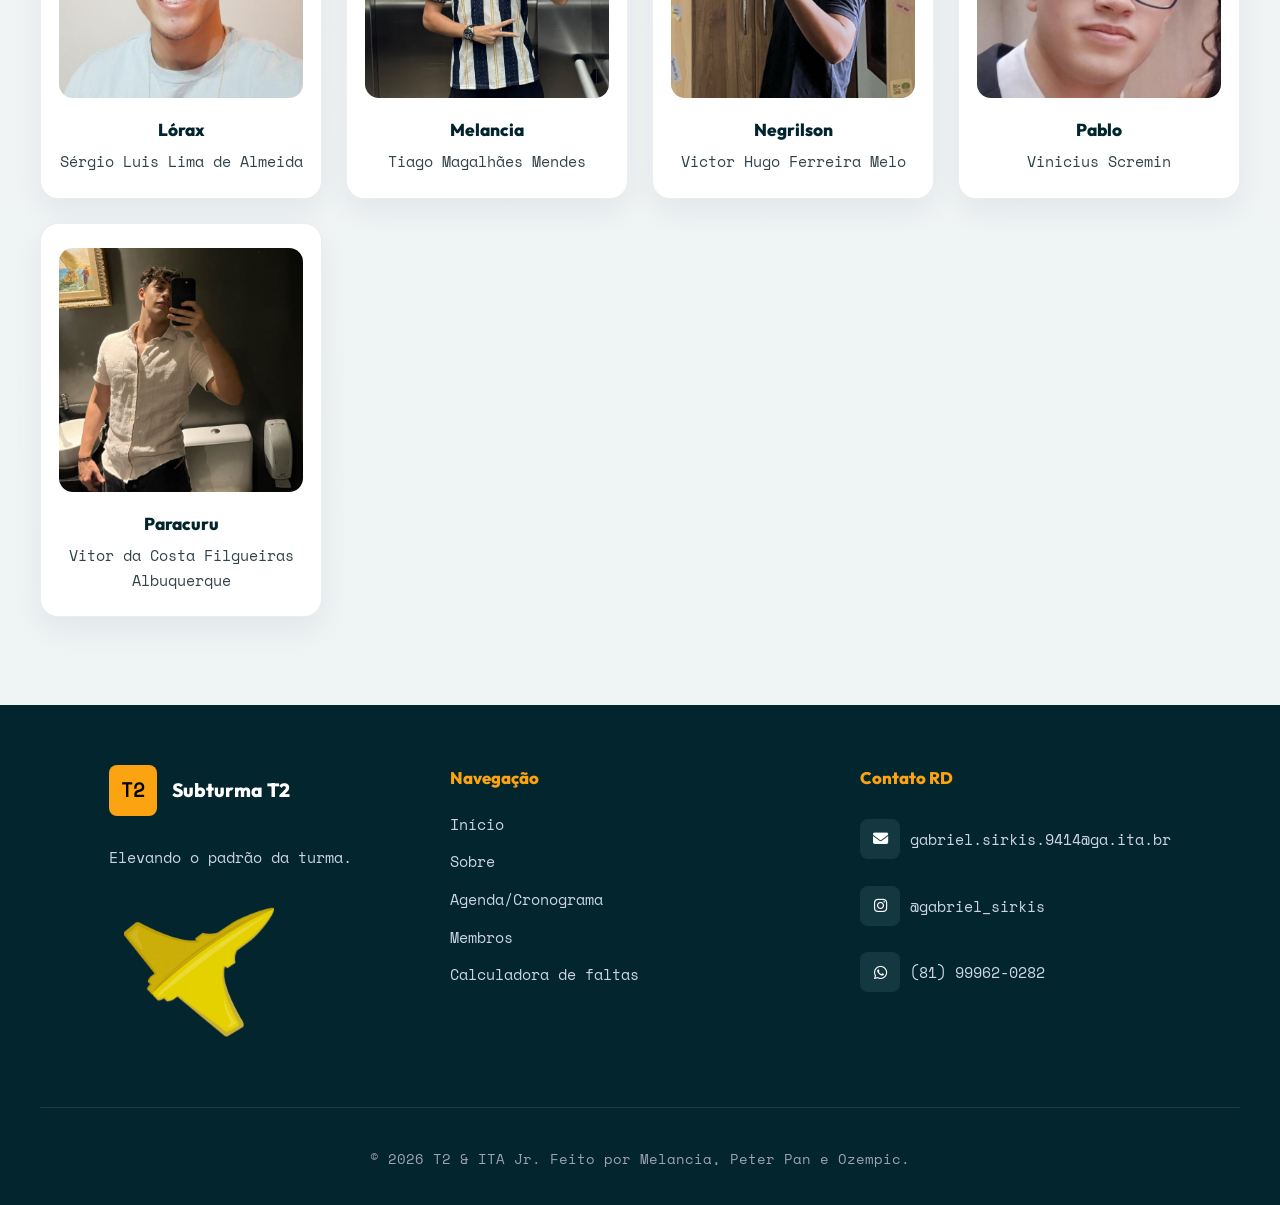
<file: members.html>
<!doctype html>
<html lang="pt-BR">
  <head>
    <meta charset="UTF-8" />
    <meta name="viewport" content="width=device-width, initial-scale=1.0" />
    <title>Membros | Website T2</title>
    <link rel="stylesheet" href="style.css" />
    <link rel="stylesheet" href="members.css" />
    <link rel="stylesheet" href="https://cdnjs.cloudflare.com/ajax/libs/font-awesome/6.4.0/css/all.min.css">
    <link rel="icon" type="image/png" href="about_pics/T2.png">
  </head>
  <body class="members-page">
    <header>
      <div class="container">
        <a href="index.html"><h3>Subturma T2</h3></a>
        <div class="navbar">
          <ul>
            <li><a href="about.html">Sobre</a></li>
            <li><a href="calendario.html">Agenda/Cronograma</a></li>
            <li><a href="members.html" aria-current="page">Membros</a></li>
            <li><a href="resources.html">Calculadora</a></li>
          </ul>
        </div>
      </div>
    </header>

    <main>
      <section class="page-hero members-hero">
        <div class="page-shell">
          <div class="botao">Membros da T2</div>
          <h1>Nossos Membros</h1>
          <p>Conheça os estudantes que fazem parte da T2.</p>
        </div>
      </section>

      <section class="members-section">
        <div class="container-members">
          <div class="members-grid">
            <div class="member-card">
              <div class="member-photo">
                <img src="members/mula.jpg" alt="foto de arthur reis" />
              </div>
              <h3 class="member-name">Mula</h3>
              <p class="member-role">Arthur Porto Reis</p>
            </div>

            <div class="member-card">
              <div class="member-photo">
                <img src="members/urubu.jpeg" alt="foto de aylton oliveira" />
              </div>
              <h3 class="member-name">Urubu</h3>
              <p class="member-role">Aylton Oliveira da Silva</p>
            </div>

            <div class="member-card">
              <div class="member-photo">
                <img src="members/billie.jpg" alt="foto de beatriz saraiva" />
              </div>
              <h3 class="member-name">Billie</h3>
              <p class="member-role">Beatriz Saraiva da Silveira</p>
            </div>

            <div class="member-card">
              <div class="member-photo">
                <img src="members/paty.png" alt="foto de bernardo leal" />
              </div>
              <h3 class="member-name">Paty</h3>
              <p class="member-role">Bernardo Dalçóquio Leal</p>
            </div>

            <div class="member-card">
              <div class="member-photo">
                <img src="members/meshida.png" alt="foto de caio ishida" />
              </div>
              <h3 class="member-name">Meshida</h3>
              <p class="member-role">Caio Schaden Ishida</p>
            </div>

            <div class="member-card">
              <div class="member-photo">
                <img src="members/velva.png" alt="foto de cauã henrique" />
              </div>
              <h3 class="member-name">Velva</h3>
              <p class="member-role">Cauã Henrique de Souza</p>
            </div>

            <div class="member-card">
              <div class="member-photo">
                <img src="members/tabatinga.png" alt="foto de davi tabatinga" />
              </div>
              <h3 class="member-name">Stephen Walking</h3>
              <p class="member-role">Davi Tabatinga Aguiar Carvalho Barros</p>
            </div>

            <div class="member-card">
              <div class="member-photo">
                <img src="members/dadá.png" alt="foto de estevão coutinho" />
              </div>
              <h3 class="member-name">Dadá</h3>
              <p class="member-role">Estevão Ribeiro Coutinho</p>
            </div>

            <div class="member-card">
              <div class="member-photo">
                <img src="members/mst.png" alt="foto de felipe osternes" />
              </div>
              <h3 class="member-name">MST</h3>
              <p class="member-role">Felipe Osternes da Silva</p>
            </div>

            <div class="member-card">
              <div class="member-photo">
                <img
                  src="members/raimundo.png"
                  alt="foto de francisco raimundo"
                />
              </div>
              <h3 class="member-name">Bitch Penis</h3>
              <p class="member-role">Francisco Raimundo da Costa Lima Neto</p>
            </div>

            <div class="member-card">
              <div class="member-photo">
                <img src="members/masquin.png" alt="foto de gabriel masquin" />
              </div>
              <h3 class="member-name">Doof</h3>
              <p class="member-role">Gabriel Koehler Masquin</p>
            </div>

            <div class="member-card">
              <div class="member-photo">
                <img src="members/sirkis.png" alt="foto de gabriel sirkis" />
              </div>
              <h3 class="member-name">Cordeirinho</h3>
              <p class="member-role">Gabriel Pessoa Ribeiro Sirkis</p>
            </div>

            <div class="member-card">
              <div class="member-photo">
                <img src="members/terraplana.png" alt="foto de gabriel rolin" />
              </div>
              <h3 class="member-name">Terraplanista</h3>
              <p class="member-role">Gabriel Rolin Blanco Lopes</p>
            </div>

            <div class="member-card">
              <div class="member-photo">
                <img src="members/vetor.png" alt="foto de guilherme félix" />
              </div>
              <h3 class="member-name">Vetor</h3>
              <p class="member-role">Guilherme Félix Crespim Vieira</p>
            </div>

            <div class="member-card">
              <div class="member-photo">
                <img
                  src="members/kilometro.png"
                  alt="foto de gustavo damasceno"
                />
              </div>
              <h3 class="member-name">Kilômetro</h3>
              <p class="member-role">Gustavo Marcelo Resende Damasceno</p>
            </div>

            <div class="member-card">
              <div class="member-photo">
                <img src="members/krelling.png" alt="foto de krelling" />
              </div>
              <h3 class="member-name">Comanf</h3>
              <p class="member-role">Henrique Duarte Krelling</p>
            </div>

            <div class="member-card">
              <div class="member-photo">
                <img src="members/66.jpg" alt="foto de henrique fagundes" />
              </div>
              <h3 class="member-name">Meia Meia</h3>
              <p class="member-role">Henrique Sousa Fagundes</p>
            </div>

            <div class="member-card">
              <div class="member-photo">
                <img src="members/coloide.png" alt="foto de joão dias" />
              </div>
              <h3 class="member-name">Coloide</h3>
              <p class="member-role">João Gabriel Rodrigues Dias</p>
            </div>

            <div class="member-card">
              <div class="member-photo">
                <img
                  src="members/monobola.png"
                  alt="foto de joão victor cordeiro"
                />
              </div>
              <h3 class="member-name">Monobola</h3>
              <p class="member-role">João Victor Evers Cordeiro</p>
            </div>

            <div class="member-card">
              <div class="member-photo">
                <img src="members/koopa.jpg" alt="foto de josé hernando" />
              </div>
              <h3 class="member-name">Koopa Tropa</h3>
              <pre class="member-role">
José Hernando Figueiredo
da Silva Filho</pre
              >
            </div>

            <div class="member-card">
              <div class="member-photo">
                <img src="members/ivo.png" alt="foto de josé ivo" />
              </div>
              <h3 class="member-name">Cascão</h3>
              <p class="member-role">José Ivo Fernandes da Silva</p>
            </div>

            <div class="member-card">
              <div class="member-photo">
                <img src="members/jaks.jpg" alt="foto de jaks" />
              </div>
              <h3 class="member-name">Jack Sparrow</h3>
              <p class="member-role">José Luiz Ferrareze Jaks</p>
            </div>

            <div class="member-card">
              <div class="member-photo">
                <img src="members/kelson.png" alt="foto de kelson" />
              </div>
              <h3 class="member-name">Moto Moto</h3>
              <p class="member-role">Kelson Lopes da Silva</p>
            </div>

            <div class="member-card">
              <div class="member-photo">
                <img
                  src="members/estudinho.png"
                  alt="foto de leonardo jaques"
                />
              </div>
              <h3 class="member-name">Estudinho</h3>
              <p class="member-role">Leonardo Jaques Franco</p>
            </div>

            <div class="member-card">
              <div class="member-photo">
                <img src="members/lopata.png" alt="foto de leonardo lopata" />
              </div>
              <h3 class="member-name">Maquinista</h3>
              <p class="member-role">Leonardo Lopata</p>
            </div>

            <div class="member-card">
              <div class="member-photo">
                <img src="members/ng.png" alt="foto de luan gomes" />
              </div>
              <h3 class="member-name">Nada Genérico</h3>
              <p class="member-role">Luan Gomes de Freitas</p>
            </div>

            <div class="member-card">
              <div class="member-photo">
                <img src="members/wr.png" alt="foto de lucas vêncio" />
              </div>
              <h3 class="member-name">WR</h3>
              <p class="member-role">Lucas Amaral Marques Vêncio</p>
            </div>

            <div class="member-card">
              <div class="member-photo">
                <img src="members/rubinho.png" alt="foto de luis eduardo" />
              </div>
              <h3 class="member-name">Rubinho</h3>
              <p class="member-role">Luis Eduardo Vieira de Melo</p>
            </div>

            <div class="member-card">
              <div class="member-photo">
                <img src="members/polati.png" alt="foto de matheus polati" />
              </div>
              <h3 class="member-name">Júlia</h3>
              <p class="member-role">Matheus Fernandes Polati</p>
            </div>

            <div class="member-card">
              <div class="member-photo">
                <img src="members/mm.png" alt="foto de matheus martins" />
              </div>
              <h3 class="member-name">MM</h3>
              <p class="member-role">Matheus Pereira Martins</p>
            </div>

            <div class="member-card">
              <div class="member-photo">
                <img src="members/fondello.png" alt="foto de fondello" />
              </div>
              <h3 class="member-name">Baú</h3>
              <p class="member-role">Matheus Soares Fondello</p>
            </div>

            <div class="member-card">
              <div class="member-photo">
                <img src="members/toalha.png" alt="foto de murilo labinas" />
              </div>
              <h3 class="member-name">Toalha</h3>
              <p class="member-role">Murilo Parizzi Labinas de Oliveira</p>
            </div>

            <div class="member-card">
              <div class="member-photo">
                <img src="members/mosquera.png" alt="foto de mosquera" />
              </div>
              <h3 class="member-name">Branco de Neve</h3>
              <p class="member-role">Nicolas Camargo Gomez Mosquera</p>
            </div>

            <div class="member-card">
              <div class="member-photo">
                <img src="members/curupira.png" alt="foto de paulo vinicius" />
              </div>
              <h3 class="member-name">Curupira</h3>
              <p class="member-role">Paulo Vinicius Rodrigues de Azevedo</p>
            </div>

            <div class="member-card">
              <div class="member-photo">
                <img src="members/betano.png" alt="foto de pedro maia" />
              </div>
              <h3 class="member-name">Betano</h3>
              <p class="member-role">Pedro Maia Valotto</p>
            </div>

            <div class="member-card">
              <div class="member-photo">
                <img src="members/sodre.png" alt="foto de sodré" />
              </div>
              <h3 class="member-name">Milagre</h3>
              <p class="member-role">Rafael Ribeiro Sodré</p>
            </div>

            <div class="member-card">
              <div class="member-photo">
                <img src="members/piloca.png" alt="foto de rafael sakata" />
              </div>
              <h3 class="member-name">Piloca</h3>
              <p class="member-role">Rafael Sakata Suzuki</p>
            </div>

            <div class="member-card">
              <div class="member-photo">
                <img src="members/genro.png" alt="foto de renan da rocha" />
              </div>
              <h3 class="member-name">Genro</h3>
              <p class="member-role">Renan Tavares da Rocha</p>
            </div>

            <div class="member-card">
              <div class="member-photo">
                <img src="members/judas.png" alt="foto de ricardo" />
              </div>
              <h3 class="member-name">Judas</h3>
              <p class="member-role">Ricardo Assan Nasraui</p>
            </div>

            <div class="member-card">
              <div class="member-photo">
                <img src="members/snoopy.png" alt="foto de sabrina lira" />
              </div>
              <h3 class="member-name">Snoopy</h3>
              <p class="member-role">Sabrina Brito Lira</p>
            </div>

            <div class="member-card">
              <div class="member-photo">
                <img src="members/lorax.png" alt="foto de sérgio luis" />
              </div>
              <h3 class="member-name">Lórax</h3>
              <p class="member-role">Sérgio Luis Lima de Almeida</p>
            </div>

            <div class="member-card">
              <div class="member-photo">
                <img
                  src="members/melancia2.png"
                  alt="foto de tiago magalhães"
                />
              </div>
              <h3 class="member-name">Melancia</h3>
              <p class="member-role">Tiago Magalhães Mendes</p>
            </div>

            <div class="member-card">
              <div class="member-photo">
                <img src="members/negrilson.png" alt="foto de v. melo" />
              </div>
              <h3 class="member-name">Negrilson</h3>
              <p class="member-role">Victor Hugo Ferreira Melo</p>
            </div>

            <div class="member-card">
              <div class="member-photo">
                <img src="members/scremin.png" alt="foto de vinicius scremin" />
              </div>
              <h3 class="member-name">Pablo</h3>
              <p class="member-role">Vinicius Scremin</p>
            </div>

            <div class="member-card">
              <div class="member-photo">
                <img
                  src="members/paracuru.png"
                  alt="foto de vitor filgueiras"
                />
              </div>
              <h3 class="member-name">Paracuru</h3>
              <p class="member-role">Vitor da Costa Filgueiras Albuquerque</p>
            </div>
          </div>
        </div>
      </section>
    </main>

    <footer>
      <div class="footer-container">
        <div class="footer-coluna">
          <div class="marca-header">
            <div class="logo-box">T2</div>
            <div class="marca-texto">
              <h3>Subturma T2</h3>
            </div>
          </div>
          <p class="descricao">Elevando o padrão da turma.</p>
          <div><img src="images/aviao_itajr.png" alt="Logo da ITAJr"  class="logo-itajr"></div>
        </div>

        <div class="footer-coluna">
          <h4>Navegação</h4>
          <ul class="footer-links">
            <li><a href="index.html">Início</a></li>
            <li><a href="about.html">Sobre</a></li>
            <li><a href="calendario.html">Agenda/Cronograma</a></li>
            <li><a href="members.html">Membros</a></li>
            <li><a href="resources.html">Calculadora de faltas</a></li>
          </ul>
        </div>

        <div class="footer-coluna">
          <h4>Contato RD</h4>
          <div class="icones-sociais">
            <div class="box-contact">
              <a href="#" class="icone"><i class="fa-solid fa-envelope"></i></a>
              <p class="email">gabriel.sirkis.9414@ga.ita.br</p>
            </div>
            <div class="box-contact">
              <a href="#" class="icone"
                ><i class="fa-brands fa-instagram"></i
              ></a>
              <p class="email">@gabriel_sirkis</p>
            </div>
            <div class="box-contact">
              <a href="#" class="icone"
                ><i class="fa-brands fa-whatsapp"></i
              ></a>
              <p class="email">(81) 99962-0282</p>
            </div>
          </div>
        </div>
      </div>

      <div class="footer-base">
        <p>&copy; 2026 T2 & ITA Jr. Feito por Melancia, Peter Pan e Ozempic.</p>
      </div>
    </footer>
    <script src="lightbox.js"></script>
  </body>
</html>
</file>
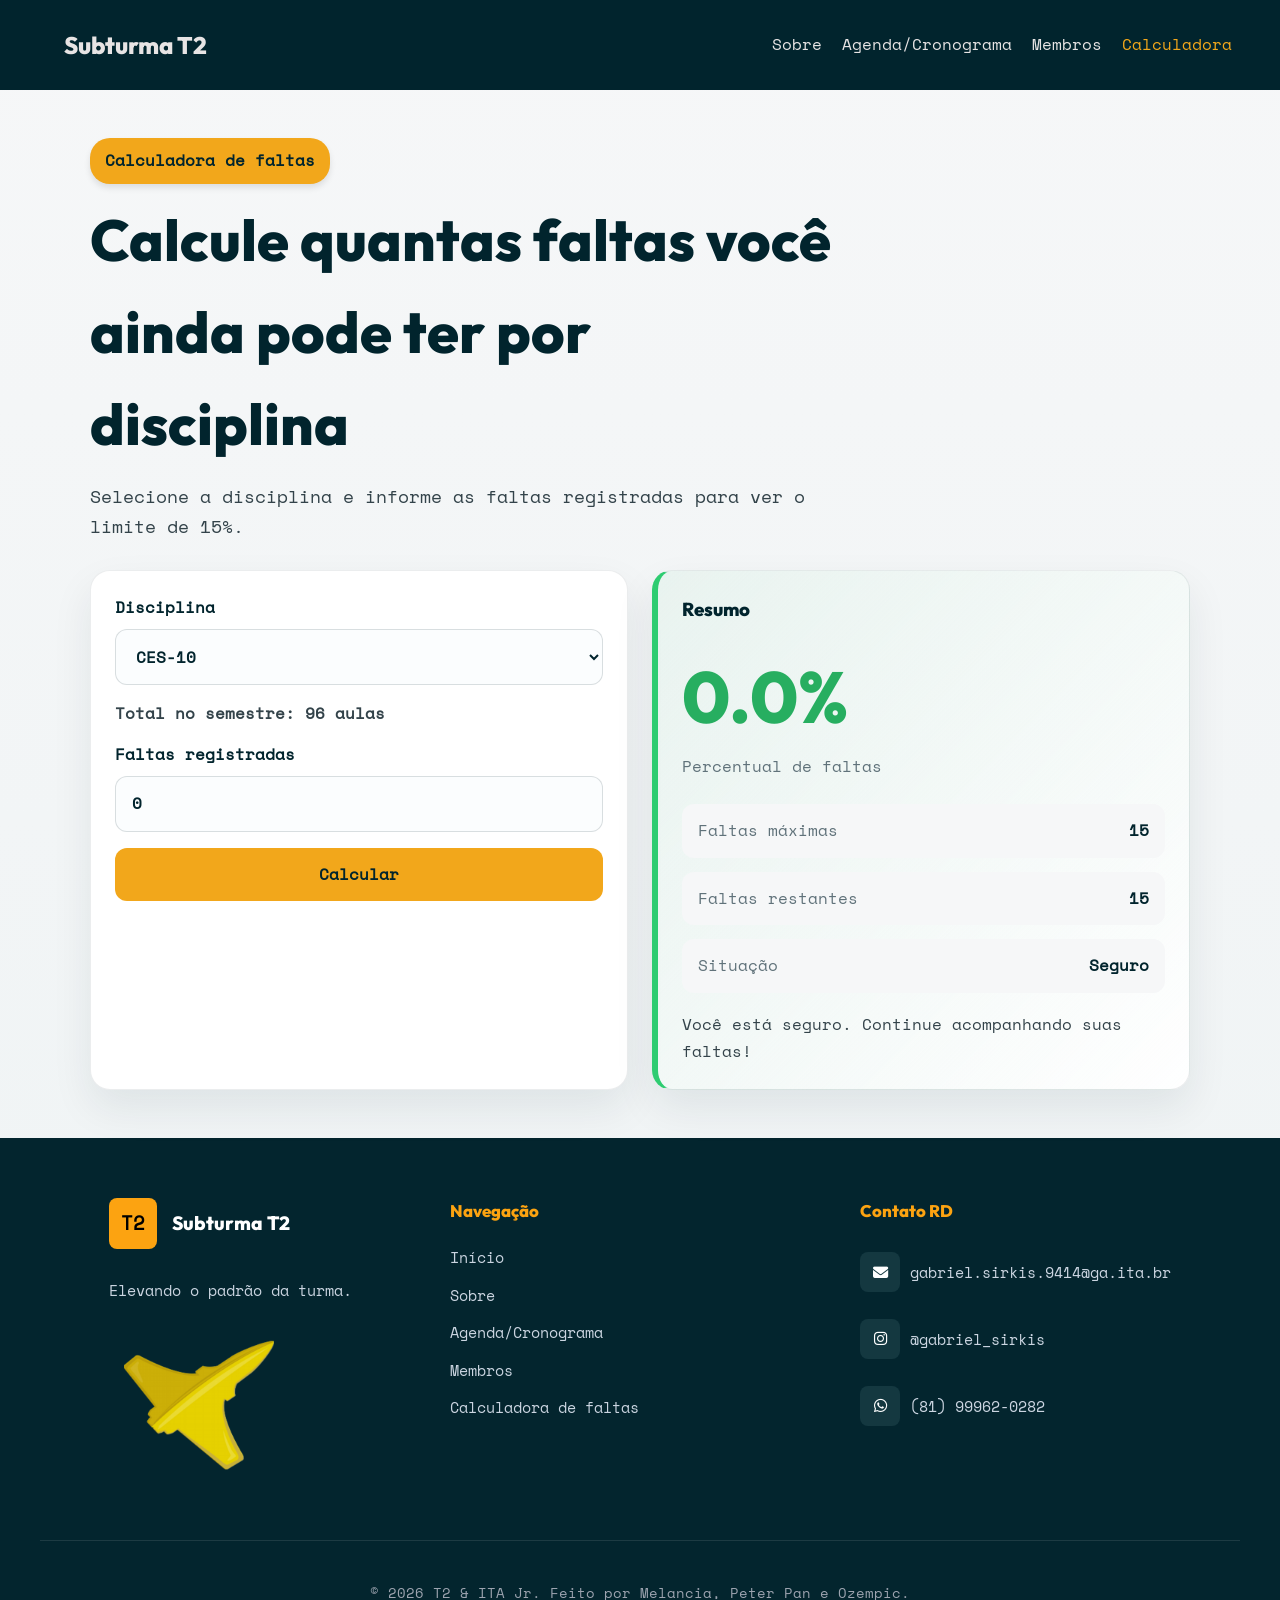
<file: resources.html>
<!doctype html>
<html lang="pt-BR">
  <head>
    <meta charset="UTF-8" />
    <meta name="viewport" content="width=device-width, initial-scale=1.0" />
    <title>Calculadora | Website T2</title>
    <link rel="stylesheet" href="style.css" />
    <link rel="stylesheet" href="resources.css" />
    <link
      rel="stylesheet"
      href="https://cdnjs.cloudflare.com/ajax/libs/font-awesome/6.4.0/css/all.min.css"
    />
    <link rel="icon" type="image/png" href="about_pics/T2.png">
  </head>
  <body class="resources-page">
    <header>
      <div class="container">
        <a href="index.html"><h3>Subturma T2</h3></a>
        <div class="navbar">
          <ul>
            <li><a href="about.html">Sobre</a></li>
            <li><a href="calendario.html">Agenda/Cronograma</a></li>
            <li><a href="members.html">Membros</a></li>
            <li>
              <a href="resources.html" aria-current="page">Calculadora</a>
            </li>
          </ul>
        </div>
      </div>
    </header>

    <main>
      <section class="calculator-section">
        <div class="page-shell calculator-shell">
          <div class="calculator-intro">
            <div class="botao">Calculadora de faltas</div>
            <h1>Calcule quantas faltas você ainda pode ter por disciplina</h1>
            <p>
              Selecione a disciplina e informe as faltas registradas para ver o
              limite de 15%.
            </p>
          </div>

          <div class="calculator-grid">
            <form class="calculator-card" id="absence-form">
              <label>
                Disciplina
                <select id="discipline-select">
                  <option value="CES-10">CES-10</option>
                  <option value="MTP-03">MTP-03</option>
                  <option value="HUM-01">HUM-01</option>
                  <option value="QUI-18">QUI-18</option>
                  <option value="MAT-13">MAT-13</option>
                  <option value="MAT-15">MAT-15</option>
                  <option value="MAT-17">MAT-17</option>
                  <option value="FND-01">FND-01</option>
                  <option value="HUM-70">HUM-70</option>
                </select>
              </label>

              <p class="selected-total" id="selected-total-classes">
                Total no semestre: 0 aulas
              </p>

              <label>
                Faltas registradas
                <input
                  type="number"
                  id="current-absences"
                  min="0"
                  step="1"
                  value="0"
                />
              </label>

              <button type="submit" class="calculate-button">Calcular</button>
            </form>

            <div class="calculator-card result-card" aria-live="polite">
              <h3>Resumo</h3>
              <p class="result-value" id="absence-percent">0%</p>
              <p class="result-label">Percentual de faltas</p>
              <div class="result-list">
                <div>
                  <span>Faltas máximas</span>
                  <strong id="max-absences">0</strong>
                </div>
                <div>
                  <span>Faltas restantes</span>
                  <strong id="remaining-absences">0</strong>
                </div>
                <div>
                  <span>Situação</span>
                  <strong id="absence-status">Dentro do limite</strong>
                </div>
              </div>
              <p class="result-note" id="absence-note">
                Ajuste os números ao lado para ver o mapa atualizado.
              </p>
            </div>
          </div>
        </div>
      </section>
    </main>

    <footer>
      <div class="footer-container">
        <div class="footer-coluna">
          <div class="marca-header">
            <div class="logo-box">T2</div>
            <div class="marca-texto">
              <h3>Subturma T2</h3>
            </div>
          </div>
          <p class="descricao">Elevando o padrão da turma.</p>
          <div>
            <img
              src="images/aviao_itajr.png"
              alt="Logo da ITAJr"
              class="logo-itajr"
            />
          </div>
        </div>

        <div class="footer-coluna">
          <h4>Navegação</h4>
          <ul class="footer-links">
            <li><a href="index.html">Início</a></li>
            <li><a href="about.html">Sobre</a></li>
            <li><a href="calendario.html">Agenda/Cronograma</a></li>
            <li><a href="members.html">Membros</a></li>
            <li><a href="resources.html">Calculadora de faltas</a></li>
          </ul>
        </div>

        <div class="footer-coluna">
          <h4>Contato RD</h4>
          <div class="icones-sociais">
            <div class="box-contact">
              <a href="#" class="icone"><i class="fa-solid fa-envelope"></i></a>
              <p class="email">gabriel.sirkis.9414@ga.ita.br</p>
            </div>
            <div class="box-contact">
              <a href="#" class="icone"
                ><i class="fa-brands fa-instagram"></i
              ></a>
              <p class="email">@gabriel_sirkis</p>
            </div>
            <div class="box-contact">
              <a href="#" class="icone"
                ><i class="fa-brands fa-whatsapp"></i
              ></a>
              <p class="email">(81) 99962-0282</p>
            </div>
          </div>
        </div>
      </div>

      <div class="footer-base">
        <p>&copy; 2026 T2 & ITA Jr. Feito por Melancia, Peter Pan e Ozempic.</p>
      </div>
    </footer>

    <script src="calculator.js"></script>
    <script src="lightbox.js"></script>
  </body>
</html>
</file>
<file: style.css>
@font-face {
  src: url(fonts/Outfit-ExtraBold.ttf);
  font-family: outfit-bold;
}
@font-face {
  src: url(fonts/SpaceMono-Regular.ttf);
  font-family: spacemono;
}

:root {
  --font-display: outfit-bold, sans-serif;
  --font-body: spacemono, monospace;
}

*,
*::before,
*::after {
  box-sizing: border-box;
}

html,
body {
  max-width: 100vw;
  overflow-x: hidden; /* Esconde tudo que vazar na horizontal */
  margin: 0;
  padding: 0;
}

body {
  margin: 0;
  font-family: var(--font-body);
  line-height: 1.6;
  color: #01242d;
}

button,
input,
select,
textarea {
  font: inherit;
}

header {
  background-color: #01242d;
}

header h3 {
  color: #e7e4e4;
  padding: 2px 5dvw;
  font-size: clamp(1.2rem, 3vw, 1.5rem);
}

.container {
  display: flex;
  justify-content: space-between;
  align-items: center;
  font-family: var(--font-display);
  padding-right: 3dvw;
}

.container a {
  text-decoration: none;
}

.navbar ul {
  display: flex;
  flex-flow: row wrap;
  justify-content: space-around;
  font-family: var(--font-body);
  list-style-type: none;
}

.navbar li {
  padding: 2px 10px;
  margin: 5px 0px;
}

.navbar a {
  text-decoration: none;
  color: #e7e4e4;
}

.navbar a:hover {
  color: #f2a71b;
  transition: color 0.3s ease;
}

.navbar a[aria-current="page"] {
  color: #f2a71b;
}

.hero {
  background: linear-gradient(-45deg, #053f4b, #0a4a58, #066a7f, #03252d);
  background-size: 400% 400%;
  animation: moverDegrade 15s ease infinite;
  margin: 0;
  padding-top: 8dvh;
  padding-bottom: 10dvh;
  font-size: clamp(1rem, 2vw, 1.4rem);
}

.content {
  display: flex;
  flex-direction: column;
  align-items: center;
}

.botao {
  font-family: inherit;
  font-weight: 700;
  color: #01242d;
  background-color: #f2a71b;
  display: inline-block;
  padding: 10px 15px;
  border-radius: 20px;
  transition: all 0.3s ease;
  box-shadow: 0 4px 6px rgba(0, 0, 0, 0.1);
}

.botao:hover {
  transform: translateY(-10px);
  box-shadow: 0 15px 25px rgba(0, 0, 0, 0.3);
  background-color: #fabc48;
}

h1,
h2,
h3,
h4,
h5,
h6 {
  font-family: var(--font-display);
}

h1,
h2 {
  font-size: clamp(2.2rem, 4.5vw, 4rem);
  color: #e7e4e4;
  padding-top: 10px;
}

.content h1 {
  padding-left: 10px;
  padding-right: 10px;
  text-align: center;
}

h2 {
  font-size: clamp(1.5rem, 4vw, 2.5rem);
  margin: 5px;
}

.content p {
  color: #e7e4e4;
  font-size: 1.2em;
  font-family: inherit;
}

.boxcontainer {
  display: flex;
  flex-flow: row wrap;
  justify-content: space-around;
  align-items: flex-end;
  width: 80%;
  padding-top: 12px;
}

.box {
  background: linear-gradient(180deg, #e7e4e42f 0%, #e7e4e40c 100%);
  border-radius: 15px;
  min-width: 120px;
  padding: 0px 10px 8px 10px;
  margin: 8px 0px;
  transition: all 0.3s ease;
  box-shadow: 0 4px 6px rgba(0, 0, 0, 0.1);
}

.box:hover {
  transform: translateY(-10px);
  box-shadow: 0 15px 25px rgba(0, 0, 0, 0.3);
  background-color: #2a6a78;
}

.box h2 {
  text-align: center;
}

.box p {
  text-align: center;
  margin: 8px;
}

.footer {
  background-color: #01242d;
  color: #e7e4e4;
  padding: 18px 20px;
  text-align: center;
  font-family: inherit;
}

.footer p {
  margin: 0;
}

@keyframes moverDegrade {
  0% {
    background-position: 0% 50%;
  }
  50% {
    background-position: 100% 50%;
  }
  100% {
    background-position: 0% 50%;
  }
}

/* Container principal do Footer */
footer {
  background-color: #03252e; /* Fundo azul-petróleo escuro */
  color: #e0e0e0;
  font-family: inherit;
  padding: 60px 20px 20px;
}

/* Flexbox para alinhar as 4 colunas lado a lado */
.footer-container {
  display: flex;
  justify-content: space-between;
  flex-wrap: wrap; /* Faz quebrar a linha no celular */
  max-width: 1200px;
  margin: 0 auto;
  gap: 30px;
}

.footer-coluna {
  flex: 1;
  min-width: 220px; /* Garante que não fiquem espremidas */
  flex-wrap: wrap;
}

/* --- ESTILOS DA COLUNA 1 (MARCA) --- */
.marca-header {
  display: flex;
  align-items: center;
  gap: 15px;
  margin-bottom: 15px;
}

.logo-box {
  background-color: #fca311; /* Amarelo/Laranja do logo */
  color: #000;
  font-weight: bold;
  font-size: 1.2rem;
  padding: 10px 12px;
  border-radius: 8px;
}

.marca-texto h3 {
  color: #ffffff;
  margin: 0;
  font-size: 1.2rem;
  font-weight: 500;
}

.marca-texto span {
  font-size: 0.85rem;
  color: #9ca3af;
}

.descricao {
  font-size: 0.95rem;
  line-height: 1.5;
  color: #cbd5e1;
  max-width: 250px;
}

.footer-coluna p {
  text-align: left;
}

.logo-itajr {
  width: 150px;
}

div:has(> .logo-itajr) {
  padding-top: 1dvw;
  padding-bottom: 1dvw;
  padding-left: 15px;
}

.footer-coluna:first-of-type p, .footer-coluna:first-of-type div {
  max-width: 40dvw;
}

.footer-coluna:first-of-type {
  display: flex;
  flex-flow: column wrap;
  max-height: 40dvw;
  align-content: space-around;
}

/* --- ESTILOS DAS COLUNAS 2 E 3 (LINKS) --- */
.footer-coluna h4 {
  color: #fca311; /* Cor dos títulos */
  margin-top: 0;
  margin-bottom: 20px;
  font-size: 1.05rem;
  font-weight: 500;
}

.footer-links {
  list-style: none;
  padding: 0;
  margin: 0;
}

.footer-links li {
  margin-bottom: 12px;
}

.footer-links a {
  color: #cbd5e1;
  text-decoration: none;
  transition: color 0.3s ease;
  font-size: 0.95rem;
}

.footer-links a:hover {
  color: #ffffff; /* Fica branco ao passar o mouse */
}

/* --- ESTILOS DA COLUNA 4 (CONTATO) --- */
.icones-sociais {
  display: flex;
  flex-direction: column;
  gap: 12px;
  margin-bottom: 20px;
}

.box-contact {
  display: flex;
  align-items: center;
  gap: 10px;
}

.icone {
  display: flex;
  align-items: center;
  justify-content: center;
  flex: 0 0 40px;
  width: 40px;
  height: 40px;
  background-color: #143840; /* Fundo dos botões sociais */
  color: #ffffff;
  text-decoration: none;
  border-radius: 8px;
  font-size: 1.1rem;
  transition: all 0.3s ease;
}

.icone i {
  display: block;
  line-height: 1;
  font-size: 0.95rem;
}

.icone:hover {
  background-color: #fca311;
  color: #03252e;
  transform: translateY(-3px); /* Efeito flutuante de bônus! */
}

.email {
  font-size: 0.95rem;
  color: #cbd5e1;
  margin-left: 0;
}

.cartao-foto img,
.member-photo img {
  cursor: zoom-in;
}

body.photo-lightbox-open {
  overflow: hidden;
}

.photo-lightbox {
  position: fixed;
  inset: 0;
  display: grid;
  place-items: center;
  padding: 24px;
  opacity: 0;
  pointer-events: none;
  transition: opacity 0.2s ease;
  z-index: 9999;
}

.photo-lightbox.is-open {
  opacity: 1;
  pointer-events: auto;
}

.photo-lightbox__backdrop {
  position: absolute;
  inset: 0;
  background: rgba(1, 36, 45, 0.84);
  backdrop-filter: blur(8px);
}

.photo-lightbox__panel {
  position: relative;
  z-index: 1;
  display: grid;
  gap: 12px;
  width: min(920px, 100%);
  margin: 0;
  padding: 16px;
  border-radius: 24px;
  background: rgba(255, 255, 255, 0.96);
  box-shadow: 0 30px 90px rgba(0, 0, 0, 0.35);
}

.photo-lightbox__image {
  display: block;
  width: 100%;
  max-height: 72vh;
  object-fit: contain;
  border-radius: 16px;
  background: #eaf2f4;
}

.photo-lightbox__caption {
  margin: 0;
  color: #01242d;
  font-size: 0.98rem;
  line-height: 1.6;
  text-align: center;
}

.photo-lightbox__close {
  position: absolute;
  top: 10px;
  right: 10px;
  width: 38px;
  height: 38px;
  border: 0;
  border-radius: 999px;
  background: rgba(1, 36, 45, 0.1);
  color: #01242d;
  font-size: 1.5rem;
  line-height: 1;
  cursor: pointer;
}

.photo-lightbox__close:hover {
  background: rgba(1, 36, 45, 0.16);
}

/* --- ESTILOS DA BASE (DIREITOS AUTORAIS) --- */
.footer-base {
  max-width: 1200px;
  margin: 40px auto 0;
  padding-top: 25px;
  border-top: 1px solid rgba(255, 255, 255, 0.1); /* Linha sutil */
  text-align: center;
  font-size: 0.9rem;
  color: #9ca3af;
}

* {
  scrollbar-width: thin;
  scrollbar-color: #143840 #03252e;
}

::-webkit-scrollbar {
  width: 10px;
}

::-webkit-scrollbar-track {
  background: #03252e;
}

::-webkit-scrollbar-thumb {
  background: #143840;
  border-radius: 10px;
  border: 2px solid #03252e;
}

::-webkit-scrollbar-thumb:hover {
  background: #fca311;
}

p::selection,
em::selection,
figcaption::selection,
h1::selection,
i::selection,
h2::selection,
h3::selection,
h4::selection,
pre::selection,
h5::selection,
div::selection,
td::selection,
tr::selection,
thead::selection,
tbody::selection,
span::selection,
label::selection,
li::selection,
a::selection {
  color: #eeb007;
  background-color: #26acc7;
}

@media (max-width: 768px) {
  body {
    line-height: 1.55;
  }

  header {
    display: flex;
    flex-direction: column;
    align-items: center;
    justify-content: center;
    gap: 20px;
    padding: 20px 15px;
  }

  header h3 {
    padding: 0;
    text-align: center;
  }

  .navbar ul {
    display: grid;
    grid-template-columns: repeat(2, minmax(0, 1fr));
    align-items: stretch;
    width: 100%;
    padding: 0;
    margin: 0;
    gap: 10px;
  }

  .navbar ul li {
    width: 100%;
    text-align: center;
  }

  .container {
    flex-direction: column;
    gap: 12px;
    padding-right: 0;
    padding-inline: 16px;
  }

  .hero {
    padding-top: 6dvh;
    padding-bottom: 8dvh;
  }

  h1,
  h2 {
    font-size: clamp(1.8rem, 8vw, 2.7rem);
  }

  .content p {
    font-size: 1rem;
    text-align: center;
    max-width: 34rem;
  }

  .boxcontainer {
    display: grid;
    grid-template-columns: repeat(2, minmax(0, 1fr));
    width: 100%;
    gap: 12px;
  }

  .box {
    min-width: 0;
    padding: 8px 10px 12px;
  }

  .box:last-child {
    grid-column: 1 / -1;
  }

  .box h2 {
    font-size: clamp(1.25rem, 7vw, 1.8rem);
  }

  .footer {
    padding: 12px 14px;
  }

  footer {
    padding: 24px 16px 14px;
  }

  .footer-container {
    display: flex;
    flex-direction: column;
    align-items: stretch;
    gap: 12px;
  }

  .footer-coluna {
    width: 100%;
    min-width: 0;
  }

  .marca-header {
    align-items: center;
    gap: 10px;
    margin-bottom: 10px;
  }

  .logo-box {
    font-size: 1rem;
    padding: 8px 10px;
  }

  .marca-texto h3 {
    font-size: 1rem;
  }

  .descricao {
    max-width: none;
    font-size: 0.86rem;
    margin: 0;
  }

  .footer-coluna h4 {
    margin-bottom: 10px;
    font-size: 0.95rem;
  }

  .footer-links {
    display: grid;
    grid-template-columns: repeat(2, minmax(0, 1fr));
    gap: 8px 12px;
  }

  .footer-links li {
    margin-bottom: 0;
  }

  .footer-links a {
    display: block;
    line-height: 1.25;
    font-size: 0.84rem;
    overflow-wrap: anywhere;
  }

  .box-contact {
    align-items: center;
    gap: 8px;
  }

  .icone {
    width: 36px;
    height: 36px;
    flex-basis: 36px;
    border-radius: 7px;
    font-size: 1rem;
  }

  .icone i {
    font-size: 0.9rem;
  }

  .email {
    font-size: 0.82rem;
    line-height: 1.2;
  }

  .email {
    margin-left: 0;
  }

  .footer-coluna h4,
  .footer-links,
  .descricao,
  .footer-base {
    text-align: center;
  }

  .footer-links li {
    margin-bottom: 10px;
  }

  .footer-base {
    margin-top: 18px;
    padding-top: 14px;
    font-size: 0.78rem;
  }

  .photo-lightbox {
    padding: 16px;
  }

  .photo-lightbox__panel {
    padding: 12px;
    border-radius: 18px;
  }

  .photo-lightbox__image {
    max-height: 62vh;
  }

  .photo-lightbox__caption {
    font-size: 0.9rem;
  }
}
</file>
<file: about.css>
*,
*::before,
*::after {
  box-sizing: border-box;
}

.page-shell {
  width: min(1100px, calc(100% - 48px));
  margin: 0 auto;
}

.page-hero {
  background: linear-gradient(180deg, #025e73 0%, #01404f 100%);
  padding: 96px 0 72px;
}

.page-badge {
  display: inline-block;
  background-color: #f2a71b;
  color: #01242d;
  padding: 10px 16px;
  border-radius: 999px;
  font-weight: 700;
  margin-bottom: 20px;
}

.page-hero h1 {
  margin: 0;
  font-size: clamp(2.2rem, 4.5vw, 4rem);
  color: #e7e4e4;
  font-family: outfit-bold;
}

.page-hero p {
  max-width: 760px;
  font-size: 1.1rem;
  line-height: 1.7;
  color: #e7e4e4;
}

.page-section {
  padding: 72px 0;
  background-color: #f6f7f8;
}

.page-section:nth-child(even) {
  background-color: #eef3f4;
}

.page-section h2 {
  margin: 0 0 20px;
  color: #01242d;
}

.page-section p,
.page-section li {
  color: #33434a;
  line-height: 1.7;
}

.argument-text {
  background: #fbfdfe;
  padding: 20px;
  border-radius: 12px;
  border: 1px solid rgba(1, 36, 45, 0.06);
}

.argument-text p {
  margin: 0;
}

.argument-text p + p {
  margin-top: 18px;
}

.contrib-placeholder {
  background: #ffffff;
  padding: 18px;
  border-radius: 12px;
  border: 1px dashed rgba(1, 36, 45, 0.15);
}

.muted {
  color: #60727a;
}

.contrib-placeholder {
  display: grid;
  grid-template-columns: repeat(2, minmax(300px, 1fr));
  gap: 24px;
  max-width: 100%;
  padding: 20px;
}

.cartao-foto {
  margin: 0; 
  background-color: #f9f9f9; 
  border-radius: 8px; 
  overflow: hidden; 
  box-shadow: 0 4px 6px rgba(0, 0, 0, 0.05); 
  height: 100%;
}

.cartao-foto img {
  width: 100%;
  height: auto;
  display: block;
  object-fit: contain; 
}

.cartao-foto figcaption {
  padding: 16px;
  text-align: center;
  font-size: 14px;
  color: #333;
  flex-grow: 1; 
  word-wrap: break-word; 
}

.cartao-foto {
  transition: transform 0.3s ease;
}
.cartao-foto:hover {
  transform: translateY(-5px); 
}

.page-hero {
  background: linear-gradient(-45deg, #053f4b, #0a4a58, #066a7f, #03252d);
  background-size: 400% 400%;
  animation: moverDegrade 15s ease infinite;
}

@media (max-width: 768px) {
  .page-shell {
    width: min(100% - 32px, 1100px);
  }

  .page-hero {
    padding: 72px 0 52px;
  }

  .page-hero h1 {
    font-size: clamp(1.9rem, 8vw, 2.8rem);
  }

  .page-hero p {
    font-size: 1rem;
  }

  .page-section {
    padding: 52px 0;
  }

  .argument-text,
  .contrib-placeholder {
    padding: 16px;
  }

  .contrib-placeholder {
    grid-template-columns: repeat(2, minmax(0, 1fr));
    gap: 12px;
    padding: 12px;
  }

  .cartao-foto figcaption {
    font-size: 0.72rem;
  }
}
</file>
<file: calendario.css>
.calendar-page {
  margin: 0;
  background: linear-gradient(180deg, #f6f7f8 0%, #eef3f4 100%);
}

.hero {
  padding: 78px 0 72px;
  background: linear-gradient(180deg, #025e73 0%, #01404f 100%);
}

.hero-content {
  width: min(1100px, calc(100% - 48px));
  margin: 0 auto;
}

.hero-content h1 {
  margin: 0;
  font-size: clamp(2.2rem, 4.5vw, 4rem);
  color: #e7e4e4;
  font-family: outfit-bold;
}

.hero-content p {
  max-width: 760px;
  font-size: 1.1rem;
  line-height: 1.7;
  color: #e7e4e4;
}

.botao {
  display: inline-block;
  font-size: 1rem;
  color: #01242d;
  background-color: #f2a71b;
  padding: 10px 16px;
  border-radius: 999px;
  font-weight: 700;
  margin-bottom: 14px;
}

.secao-da-agenda {
  padding: 0;
}

.agenda-content {
  display: flex;
  flex-direction: column;
  align-items: center;
  height: 100dvh;
  padding-top: 3dvh;
  padding-bottom: 8dvh;
}

.agenda-content h1,
.cronograma-content h1 {
  margin: 0;
  color: #01242d;
  font-family: outfit-bold;
  font-size: clamp(1.8rem, 3vw, 2.5rem);
}

.agenda {
  width: 84%;
  border-radius: 15px;
  border: 7px solid #025e73;
  box-shadow: -8px 0px #f2a71b;
  max-width: 788px;
}

.secao-do-cronograma {
  padding-bottom: 18dvh;
}

.cronograma-content {
  display: flex;
  flex-direction: column;
  align-items: center;
  text-align: center;
  padding-inline: 24px;
  gap: 24px;
}

.cronograma {
  display: flex;
  justify-content: center;
  background-color: #025e73;
  border-radius: 14px;
  box-shadow: -8px 0px #f2a71b;
  padding-top: 3px;
  width: min(84dvw, 800px);
}

.tabela-scroll {
  overflow-x: auto;
  width: 100%;
  padding: 4px;
}

.tabela-horario {
  border-collapse: separate;
  border-spacing: 4px;
  width: 100%;
  min-width: 560px;
  font-family: outfit-bold;
}

.tabela-horario thead th {
  background-color: #011f26;
  color: #f2a71b;
  font-family: outfit-bold;
  font-size: 0.78rem;
  letter-spacing: 0.12em;
  text-transform: uppercase;
  padding: 8px 6px;
  border-radius: 6px;
  text-align: center;
}

.tabela-horario .th-vazio {
  background: transparent;
  min-width: 52px;
}

.tabela-horario .td-hora {
  background: #011f26;
  color: #bfb78f;
  font-family: outfit-bold;
  font-size: 0.7rem;
  text-align: center;
  padding: 6px 4px;
  border-radius: 6px;
  white-space: nowrap;
  min-width: 50px;
}

.tabela-horario .linha-intervalo td {
  height: 10px;
  background: transparent;
  padding: 0;
}

.tabela-horario td {
  text-align: center;
  padding: 7px 5px;
  border-radius: 6px;
  font-size: 0.72rem;
  font-family: outfit-bold;
  vertical-align: middle;
  line-height: 1.3;
  transition:
    transform 0.15s ease,
    filter 0.15s ease;
}

.tabela-horario td span {
  display: block;
  font-size: 0.62rem;
  opacity: 0.75;
  font-family: outfit-bold;
}

.tabela-horario td:hover:not(.vazio):not(.td-hora):not(.linha-intervalo td) {
  transform: scale(1.04);
  filter: brightness(1.12);
}

.tabela-horario .vazio {
  background: rgba(1, 31, 38, 0.5);
}

.c-azul {
  background: #b3d9e8;
  color: #011f26;
}
.c-rosa {
  background: #f5c6d0;
  color: #011f26;
}
.c-verde {
  background: #c2ddb5;
  color: #011f26;
}
.c-amarelo {
  background: #fde9a6;
  color: #011f26;
}
.c-areia {
  background: #bfb78f;
  color: #011f26;
}
.c-ciano {
  background: #d0edf2;
  color: #011f26;
}
.c-amber {
  background: #f2a71b;
  color: #011f26;
}
.c-teal {
  background: #011f26;
  color: #f2a71b;
  font-size: 0.8rem;
  letter-spacing: 0.05em;
  box-shadow: inset -3px 0 0 #f2a71b;
}

.hero {
  background: linear-gradient(-45deg, #053f4b, #0a4a58, #066a7f, #03252d);
  background-size: 400% 400%;
  animation: moverDegrade 15s ease infinite;
}

@media (max-width: 768px) {
  .hero {
    padding: 64px 0 52px;
  }

  .hero-content {
    width: min(100% - 32px, 1100px);
  }

  .hero-content h1 {
    font-size: clamp(1.9rem, 8vw, 2.8rem);
  }

  .hero-content p {
    font-size: 1rem;
  }

  .agenda-content {
    height: auto;
    min-height: 85dvh;
    padding-top: 40px;
    padding-bottom: 60px;
  }

  .agenda {
    width: min(90vw, 90%);
    border-width: 5px;
    min-height: 420px;
    padding: 16px;
  }

  .secao-do-cronograma {
    padding-bottom: 48px;
  }

  .cronograma-content {
    padding-inline: 16px;
    gap: 16px;
  }

  .cronograma {
    width: 100%;
  }

  .tabela-horario {
    min-width: 320px;
    border-spacing: 2px;
    table-layout: fixed;
  }

  .tabela-horario td,
  .tabela-horario thead th,
  .tabela-horario .td-hora {
    font-size: 0.55rem;
    padding: 4px 3px;
    height: 28px;
  }

  .tabela-horario td span {
    font-size: 0.48rem;
  }

  .tabela-horario .linha-intervalo td {
    height: 6px;
  }
}
</file>
<file: members.css>
.members-page {
  margin: 0;
  background: linear-gradient(180deg, #f6f7f8 0%, #eef3f4 100%);
}

.page-shell {
  width: min(1100px, calc(100% - 48px));
  margin: 0 auto;
}

.page-hero {
  background: linear-gradient(180deg, #025e73 0%, #01404f 100%);
  padding: 96px 0 72px;
}

.page-badge {
  display: inline-block;
  background-color: #f2a71b;
  color: #01242d;
  padding: 10px 16px;
  border-radius: 999px;
  font-weight: 700;
  margin-bottom: 20px;
}

.page-hero h1 {
  margin: 0;
  font-size: clamp(2.2rem, 4.5vw, 4rem);
  color: #e7e4e4;
  font-family: outfit-bold;
}

.page-hero p {
  max-width: 760px;
  font-size: 1.1rem;
  line-height: 1.7;
  color: #e7e4e4;
}

.members-section {
  padding: 72px 0 88px;
}

.container-members {
  width: min(1200px, calc(100% - 48px));
  margin: 0 auto;
}

.members-grid {
  display: grid;
  grid-template-columns: repeat(auto-fit, minmax(230px, 1fr));
  gap: 24px;
}

.member-card {
  background-color: #ffffff;
  border-radius: 18px;
  padding: 24px 18px;
  text-align: center;
  border: 1px solid rgba(1, 36, 45, 0.08);
  box-shadow: 0 12px 30px rgba(1, 36, 45, 0.06);
  transition:
    transform 0.2s ease,
    box-shadow 0.2s ease;
}

.member-card:hover {
  transform: translateY(-5px);
  box-shadow: 0 18px 40px rgba(1, 36, 45, 0.1);
}

.member-photo {
  width: 100%;
  aspect-ratio: 1 / 1;
  margin: 0 auto 18px;
  border-radius: 14px;
  overflow: hidden;
  background-color: #e0e0e0;
}

.member-photo img {
  width: 100%;
  height: 100%;
  object-fit: cover;
}

.member-name {
  font-size: 1.08rem;
  color: #01242d;
  font-weight: 700;
  margin: 0 0 6px;
}

.member-role {
  font-size: 0.95rem;
  color: #33434a;
  margin: 0;
}

.member-card pre.member-role {
  white-space: pre-wrap;
  font-family: inherit;
}

.page-hero {
  background: linear-gradient(-45deg, #053f4b, #0a4a58, #066a7f, #03252d);
  background-size: 400% 400%;
  animation: moverDegrade 15s ease infinite;
}

@media (max-width: 768px) {
  .page-shell {
    width: min(100% - 32px, 1100px);
  }

  .page-hero {
    padding: 72px 0 52px;
  }

  .page-hero h1 {
    font-size: clamp(1.9rem, 8vw, 2.8rem);
  }

  .page-hero p {
    font-size: 1rem;
  }

  .members-section {
    padding: 52px 0 64px;
  }

  .container-members {
    width: min(100% - 32px, 1200px);
  }

  .members-grid {
    grid-template-columns: repeat(2, minmax(0, 1fr));
    gap: 14px;
  }

  .member-card {
    padding: 16px 12px;
    border-radius: 16px;
  }

  .member-name {
    font-size: 0.94rem;
  }

  .member-role {
    font-size: 0.8rem;
  }
}
</file>
<file: resources.css>
.resources-page {
  margin: 0;
  background: linear-gradient(180deg, #f6f7f8 0%, #eef3f4 100%);
  color: #01242d;
}

.page-shell {
  width: min(1100px, calc(100% - 48px));
  margin: 0 auto;
}

.calculator-section {
  min-height: 100vh;
  display: flex;
  align-items: center;
  padding: 48px 0;
}

.calculator-shell {
  display: grid;
  gap: 28px;
}

.calculator-intro {
  max-width: 760px;
}

.calculator-intro h1 {
  margin: 0 0 12px;
  font-size: clamp(2.2rem, 4.5vw, 4rem);
  color: #01242d;
  font-family: outfit-bold;
}

.calculator-intro p {
  margin: 0;
  font-size: 1.1rem;
  line-height: 1.7;
  color: #33434a;
}

.page-badge {
  display: inline-block;
  background-color: #f2a71b;
  color: #01242d;
  padding: 10px 16px;
  border-radius: 999px;
  font-weight: 700;
  margin-bottom: 20px;
}

.calculator-grid {
  display: grid;
  grid-template-columns: repeat(2, minmax(0, 1fr));
  gap: 24px;
}

.calculator-card {
  background: #ffffff;
  border-radius: 20px;
  padding: 24px;
  border: 1px solid rgba(1, 36, 45, 0.08);
  box-shadow: 0 18px 40px rgba(1, 36, 45, 0.08);
}

.calculator-card label {
  display: block;
  font-weight: 700;
  color: #01242d;
  margin-bottom: 16px;
}

.calculator-card input {
  width: 100%;
  box-sizing: border-box;
  margin-top: 8px;
  padding: 14px 16px;
  border-radius: 12px;
  border: 1px solid rgba(1, 36, 45, 0.14);
  font: inherit;
  color: #01242d;
  background-color: #fbfdfe;
}

.calculator-card select {
  width: 100%;
  box-sizing: border-box;
  margin-top: 8px;
  padding: 14px 16px;
  border-radius: 12px;
  border: 1px solid rgba(1, 36, 45, 0.14);
  font: inherit;
  color: #01242d;
  background-color: #fbfdfe;
}

.selected-total {
  margin: 0 0 16px;
  color: #33434a;
  font-weight: 700;
}

.calculate-button {
  width: 100%;
  border: 0;
  border-radius: 12px;
  background-color: #f2a71b;
  color: #01242d;
  font-weight: 800;
  padding: 14px 16px;
  cursor: pointer;
}

.result-card h3 {
  margin: 0 0 14px;
  color: #01242d;
}

.result-value {
  margin: 0;
  font-size: clamp(2.5rem, 8vw, 4.5rem);
  font-family: outfit-bold;
  color: #025e73;
}

.result-label {
  margin: 0 0 24px;
  color: #60727a;
}

.result-list {
  display: grid;
  gap: 14px;
}

.result-list div {
  display: flex;
  justify-content: space-between;
  gap: 16px;
  padding: 14px 16px;
  border-radius: 12px;
  background: #f6f7f8;
}

.result-list span {
  color: #60727a;
}

.result-list strong {
  color: #01242d;
}

.result-note {
  margin: 18px 0 0;
  line-height: 1.7;
  color: #33434a;
}

/* indicadores de status por cor */
.result-card.status-green {
  border-left: 6px solid #2ecc71;
  background: linear-gradient(
    135deg,
    rgba(46, 204, 113, 0.05) 0%,
    rgba(255, 255, 255, 0.95) 100%
  );
}

.result-card.status-green .result-value {
  color: #27ae60;
}

.result-card.status-yellow {
  border-left: 6px solid #f39c12;
  background: linear-gradient(
    135deg,
    rgba(243, 156, 18, 0.05) 0%,
    rgba(255, 255, 255, 0.95) 100%
  );
}

.result-card.status-yellow .result-value {
  color: #e67e22;
}

.result-card.status-red {
  border-left: 6px solid #e74c3c;
  background: linear-gradient(
    135deg,
    rgba(231, 76, 60, 0.05) 0%,
    rgba(255, 255, 255, 0.95) 100%
  );
}

.result-card.status-red .result-value {
  color: #c0392b;
}

@media (max-width: 900px) {
  .calculator-grid {
    grid-template-columns: 1fr;
  }

  .calculator-section {
    min-height: auto;
  }
}

@media (max-width: 768px) {
  .page-shell {
    width: min(100% - 32px, 1100px);
  }

  .calculator-section {
    padding: 32px 0 40px;
    align-items: flex-start;
  }

  .calculator-intro h1 {
    font-size: clamp(1.9rem, 8vw, 2.8rem);
  }

  .calculator-intro p {
    font-size: 1rem;
  }

  .calculator-grid {
    gap: 16px;
  }

  .calculator-card {
    padding: 18px;
  }

  .calculator-card input,
  .calculator-card select,
  .calculate-button {
    padding: 12px 14px;
  }

  .result-list div {
    flex-direction: column;
    gap: 6px;
  }
}
</file>
